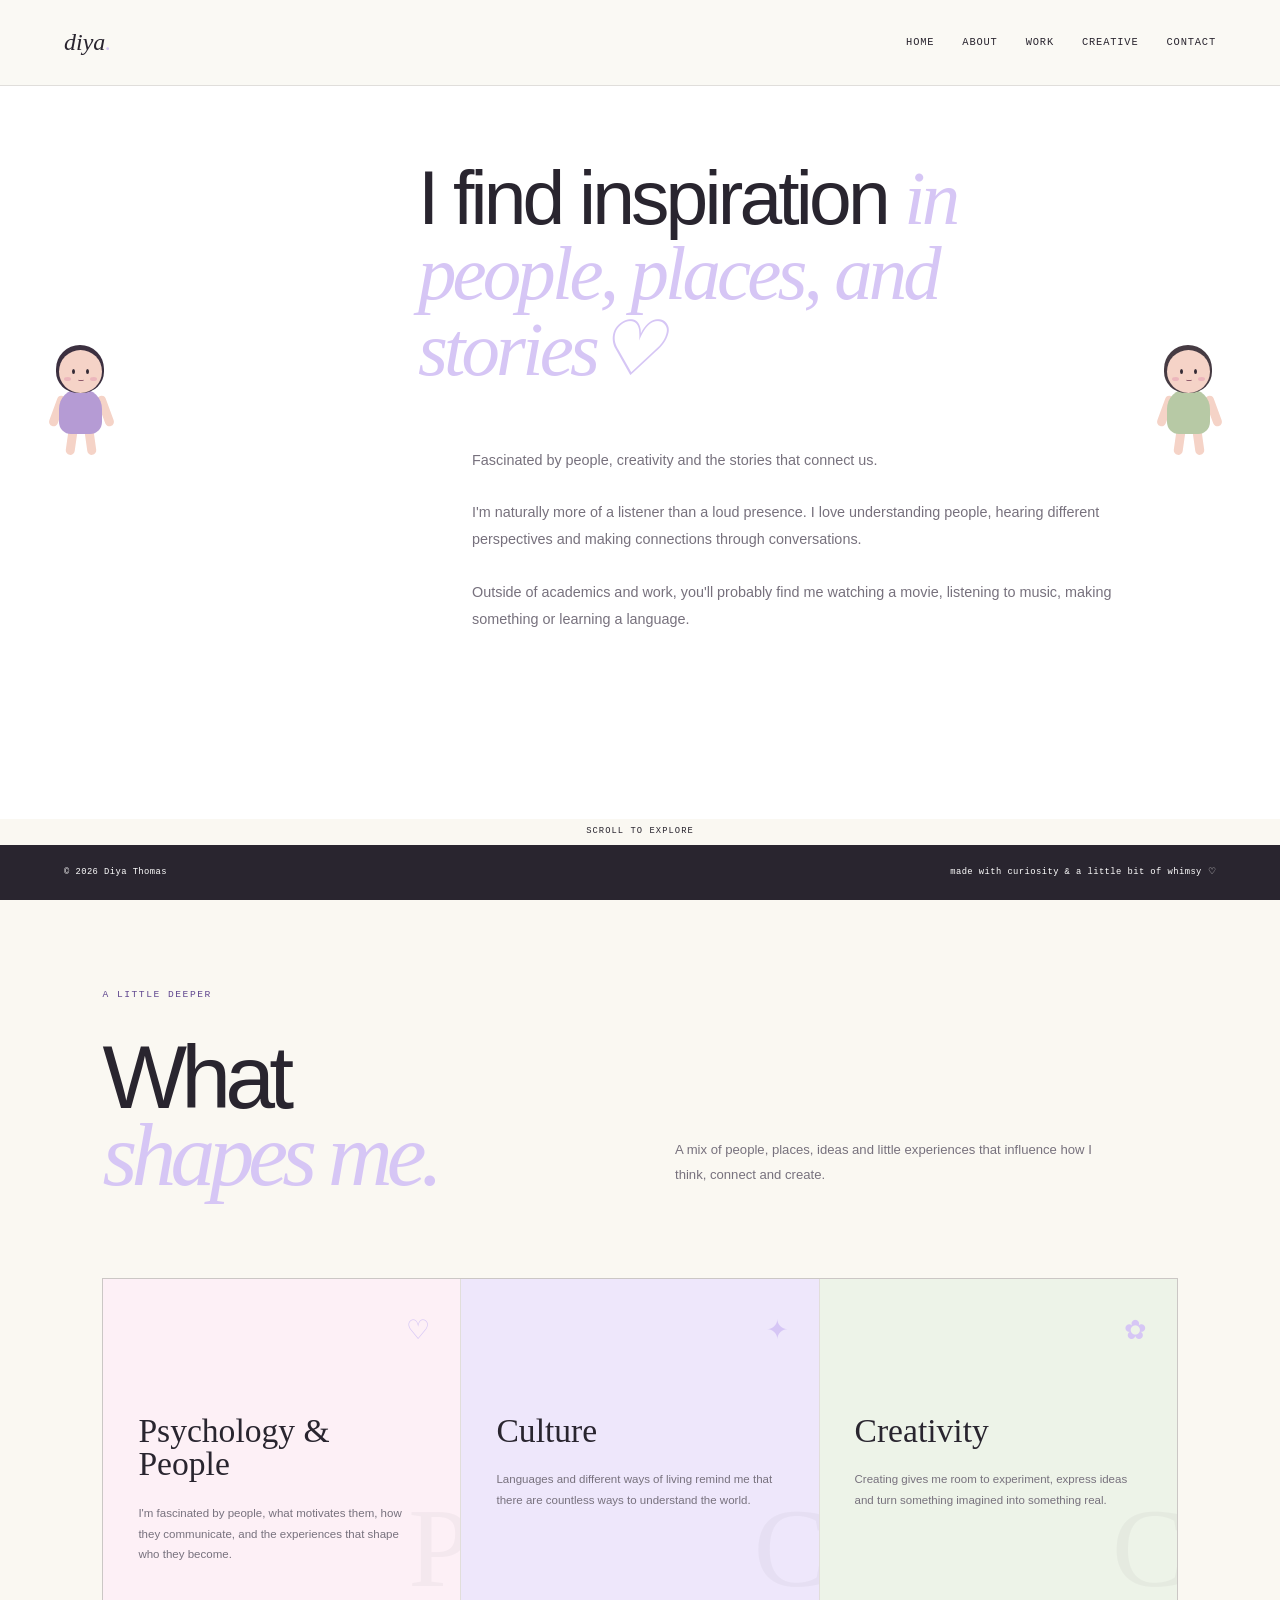
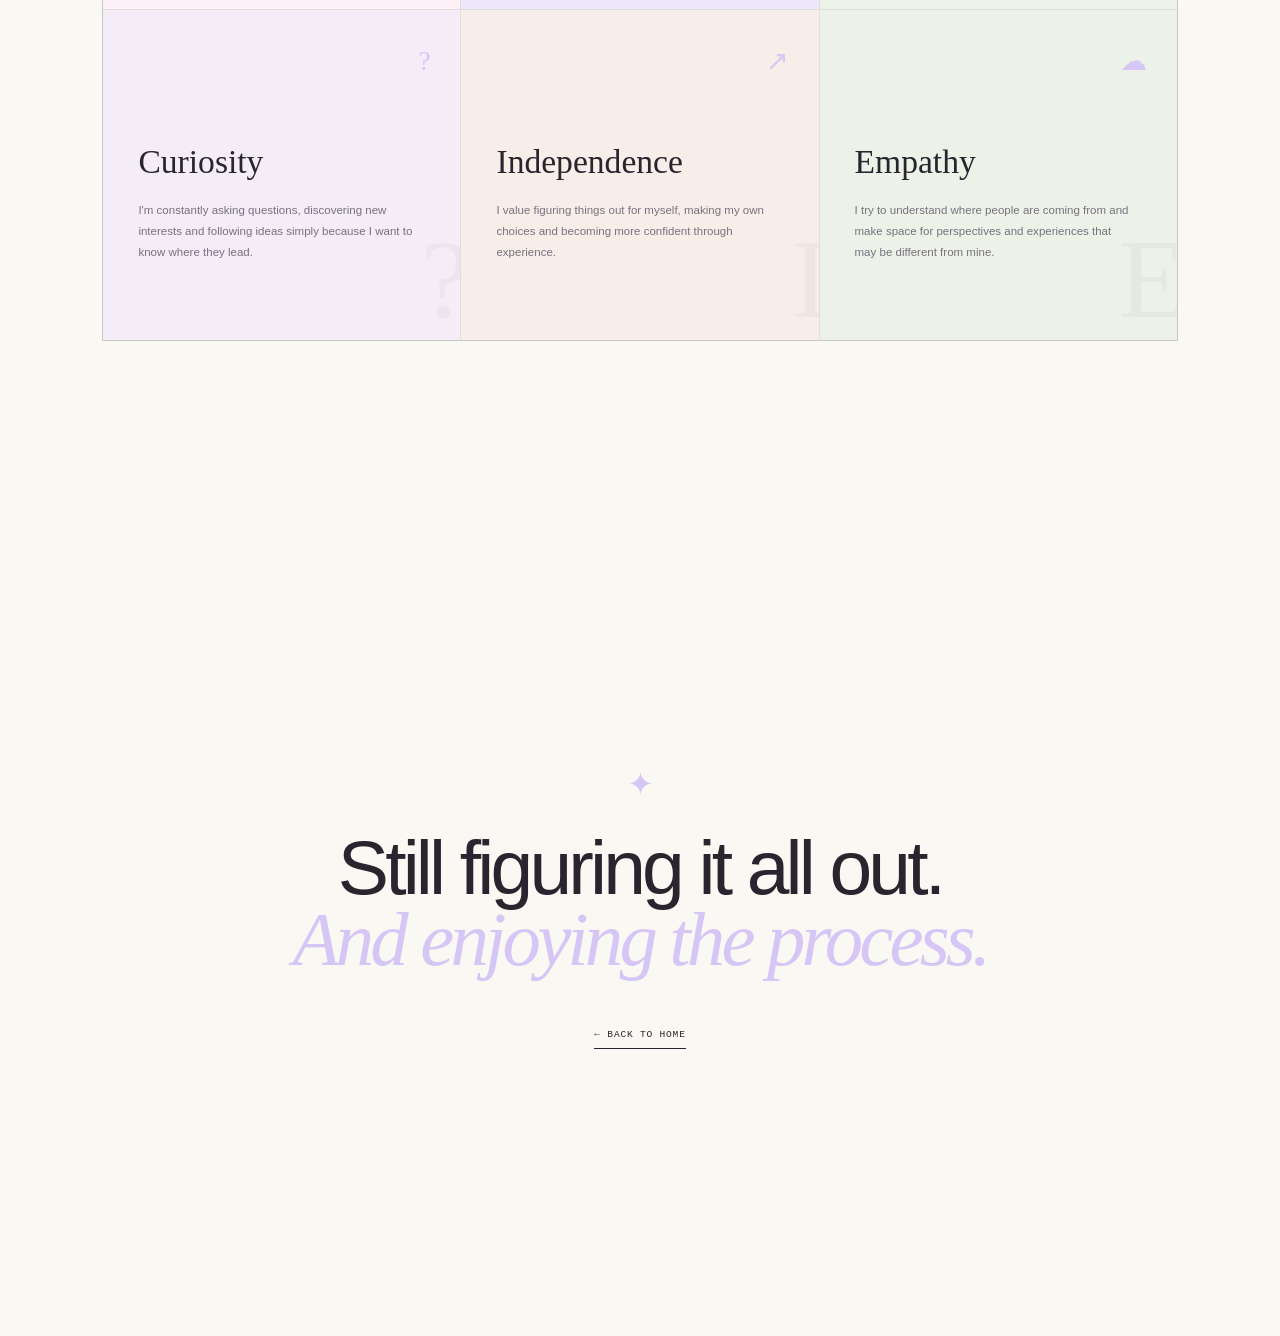
<file: about.html>
<meta name="viewport" content="width=device-width, initial-scale=1.0">
<!DOCTYPE html>
<html lang="en">

<head>

    <meta charset="UTF-8">

    <meta name="viewport" content="width=device-width, initial-scale=1.0">

    <title>About | Diya Thomas</title>

    <!-- SHARED WEBSITE CSS -->
    <link rel="stylesheet" href="style.css">

    <!-- ABOUT PAGE CSS -->
    <link rel="stylesheet" href="about.css">

</head>


<body>


   <!-- =========================
         NAVIGATION
    ========================== -->

    <body>

    <!-- NAVIGATION -->
    <header class="navbar">

        <a href="index.html" class="logo">
            diya<span>.</span>
        </a>

        <nav>

            <a href="index.html">
                home
            </a>

            <a href="about.html">
                about
            </a>

            <a href="work.html">
                work
            </a>

            <a href="creative.html" class="active">
                creative
            </a>
            
            <a href="contact.html">
                contact
            </a>

            

        </nav>

    </header>



<!-- ==================================================
     MAIN ABOUT PAGE
================================================== -->

<main>



 

    <!-- ==================================================
         INTRODUCTION
    ================================================== -->

    <section class="intro-section">


        <div class="intro-label">

            <p class="eyebrow">

            </p>

        </div>



        <div class="intro-content">


            <h2>

                I find inspiration 
                <em>in people, places, and stories♡</em>

            </h2>



            <div class="intro-copy">


                <p>

                    Fascinated
                    by people, creativity and the stories
                    that connect us.

                </p>


                <p>

                    I'm naturally more of a listener than
                    a loud presence. I love understanding
                    people, hearing different perspectives
                    and making connections through
                    conversations.

                </p>


                <p>

                    Outside of academics and work, you'll
                    probably find me watching a movie,
                    listening to music, making something or
                    learning a language.

                </p>


            </div>


        </div>


    </section>




 <!-- ==================================================
     WHAT SHAPES ME
================================================== -->

<section class="shapes-me">

    <div class="shapes-heading">

        <p class="eyebrow">
            a little deeper
        </p>

        <h2>
            What<br>
            <em>shapes me.</em>
        </h2>

        <p class="shapes-intro">
            A mix of people, places, ideas and little
            experiences that influence how I think,
            connect and create.
        </p>

    </div>


    <div class="shapes-grid">


        <!-- PEOPLE -->

        <article class="shape-item shape-people">

            <span class="shape-number">
                
            </span>

            <span class="shape-symbol">
                ♡
            </span>

            <h3>
                Psychology & People
            </h3>

            <p>
                I'm fascinated by people, what motivates
                them, how they communicate, and the experiences
                that shape who they become.
            </p>

        </article>


        <!-- CULTURE -->

        <article class="shape-item shape-culture">

            <span class="shape-number">
                
            </span>

            <span class="shape-symbol">
                ✦
            </span>

            <h3>
                Culture
            </h3>

            <p>
                Languages and different ways of
                living remind me that there are countless
                ways to understand the world.
            </p>

        </article>


        <!-- CREATIVITY -->

        <article class="shape-item shape-creativity">

            <span class="shape-number">
                
            </span>

            <span class="shape-symbol">
                ✿
            </span>

            <h3>
                Creativity
            </h3>

            <p>
                Creating gives me room to experiment,
                express ideas and turn something imagined
                into something real.
            </p>

        </article>


        <!-- CURIOSITY -->

        <article class="shape-item shape-curiosity">

            <span class="shape-number">
                
            </span>

            <span class="shape-symbol">
                ?
            </span>

            <h3>
                Curiosity
            </h3>

            <p>
                I'm constantly asking questions, discovering
                new interests and following ideas simply
                because I want to know where they lead.
            </p>

        </article>


        <!-- INDEPENDENCE -->

        <article class="shape-item shape-independence">

            <span class="shape-number">
                
            </span>

            <span class="shape-symbol">
                ↗
            </span>

            <h3>
                Independence
            </h3>

            <p>
                I value figuring things out for myself,
                making my own choices and becoming more
                confident through experience.
            </p>

        </article>


        <!-- EMPATHY -->

        <article class="shape-item shape-empathy">

            <span class="shape-number">
                
            </span>

            <span class="shape-symbol">
                ☁
            </span>

            <h3>
                Empathy
            </h3>

            <p>
                I try to understand where people are coming
                from and make space for perspectives and
                experiences that may be different from mine.
            </p>

        </article>


    </div>

</section>

    <!-- ==================================================
         CLOSING
    ================================================== -->

    <section class="about-closing">


        <span class="closing-star">
            ✦
        </span>


        <h2>



            Still figuring it all out.

            <br>

            <em>And enjoying the process.</em>





        </h2>


        <a href="index.html">

            ← back to home

        </a>


    </section>


</main>



<!-- ==================================================
     FOOTER
================================================== -->

<footer>

    <p>
        © 2026 Diya Thomas
    </p>


    <p>
        made with curiosity & a little bit of whimsy ♡
    </p>

</footer>

<main>

    <!-- FLOATING ANIMATION FIGURE -->

    <div class="about-character" aria-hidden="true">

        <div class="character-body">

            <div class="character-head">

                <span class="eye eye-left"></span>
                <span class="eye eye-right"></span>

                <span class="blush blush-left"></span>
                <span class="blush blush-right"></span>

                <span class="mouth"></span>

            </div>

            <div class="character-hair"></div>

            <div class="character-body-shape"></div>

            <div class="character-arm arm-left"></div>
            <div class="character-arm arm-right"></div>

            <div class="character-leg leg-left"></div>
            <div class="character-leg leg-right"></div>

        </div>

    </div> 

    <!-- RIGHT FLOATING CHARACTER -->

<div class="about-character character-right" aria-hidden="true">

    <div class="character-body">

        <div class="character-head">

            <span class="eye eye-left"></span>
            <span class="eye eye-right"></span>

            <span class="blush blush-left"></span>
            <span class="blush blush-right"></span>

            <span class="mouth"></span>

        </div>

        <div class="character-hair"></div>

        <div class="character-body-shape"></div>

        <div class="character-arm arm-left"></div>
        <div class="character-arm arm-right"></div>

        <div class="character-leg leg-left"></div>
        <div class="character-leg leg-right"></div>

    </div>

</div>

<!-- SCROLL DOWN BUTTON -->

<a href="#intro" class="scroll-down">

    <span>scroll to explore</span>

    <span class="scroll-arrow">↓</span>

</a>


</body>

</html>
</file>
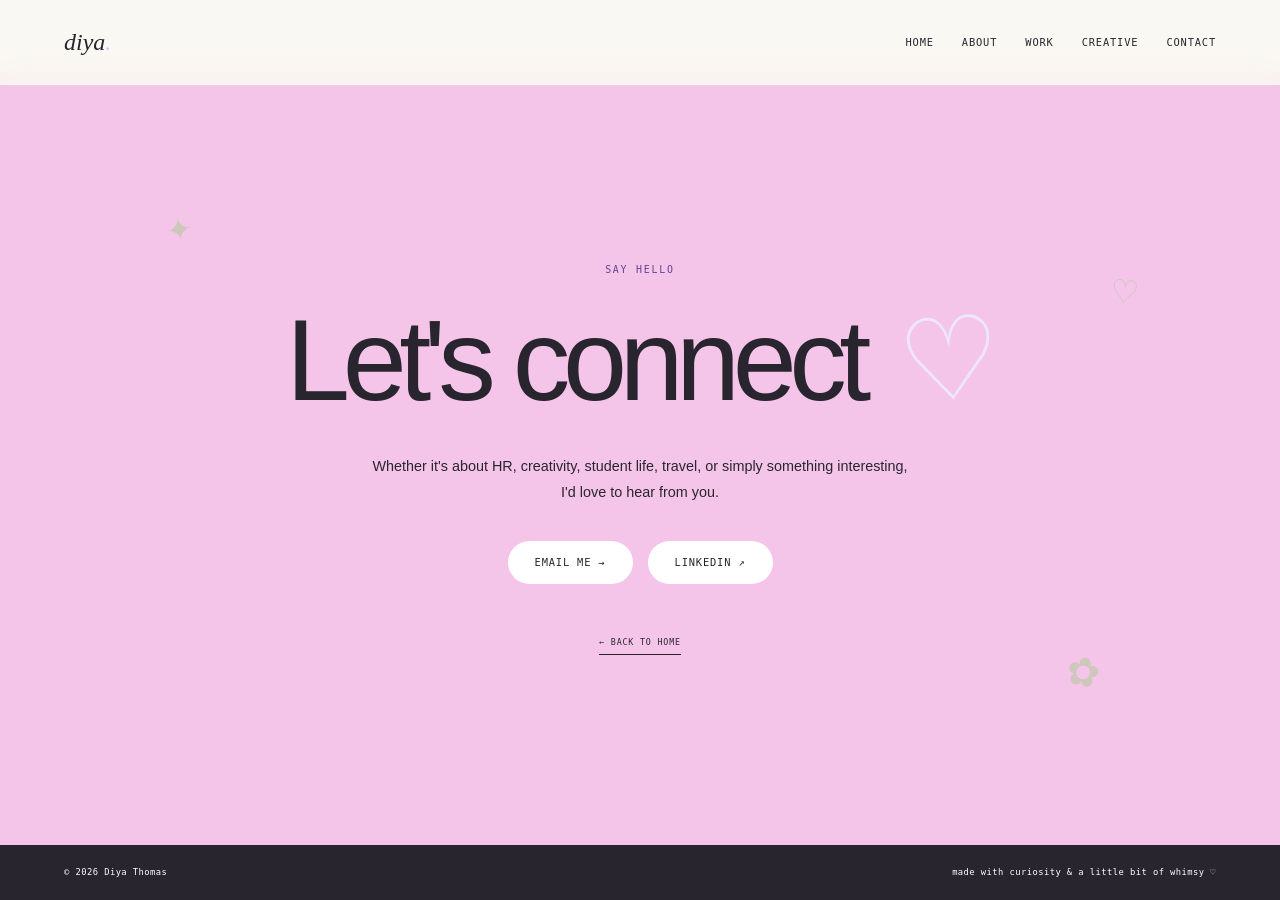
<file: contact.html>
<!DOCTYPE html>
<html lang="en">

<head>

    <meta charset="UTF-8">

    <meta name="viewport" content="width=device-width, initial-scale=1.0">

    <title>Contact | Diya Thomas</title>

    <link rel="stylesheet" href="style.css">

    <link rel="stylesheet" href="contact.css">

</head>


<body>


<!-- =========================================
     NAVIGATION
========================================= -->

<header class="navbar">

    <a href="index.html" class="logo">
        diya<span>.</span>
    </a>

    <nav>

        <a href="index.html">
            home
        </a>

        <a href="about.html">
            about
        </a>

        <a href="work.html">
            work
        </a>

        <a href="creative.html">
                creative
        </a>

        <a href="contact.html" class="active">
            contact
        </a>

    </nav>

</header>



<!-- =========================================
     CONTACT PAGE
========================================= -->

<main class="contact-main">


    <section class="contact-page">


        <div class="contact-content">

            <p class="contact-label">
                SAY HELLO
            </p>


            <h1>

                Let's connect
                <span class="contact-heart">♡</span>

            </h1>


            <p class="contact-intro">

                Whether it's about HR, creativity,
                student life, travel, or simply
                something interesting,

                <br>

                I'd love to hear from you.

            </p>



            <div class="contact-buttons">


                <!-- EMAIL -->

                <a
                    href="diyat.thomas@gmail.com"
                    class="contact-button"
                >

                    EMAIL ME →

                </a>



                <!-- LINKEDIN -->

                <a
                    href="https://www.linkedin.com/in/diyathomasdt"
                    target="_blank"
                    rel="noopener noreferrer"
                    class="contact-button"
                >

                    LINKEDIN ↗

                </a>


            </div>



            <!-- BACK HOME -->

            <a href="index.html" class="back-home">

                ← BACK TO HOME

            </a>


        </div>


        <!-- DECORATIONS -->

        <span class="contact-decoration decoration-one">
            ✦
        </span>

        <span class="contact-decoration decoration-two">
            ✿
        </span>

        <span class="contact-decoration decoration-three">
            ♡
        </span>


    </section>


</main>



<!-- =========================================
     FOOTER
========================================= -->

<footer>

    <p>
        © 2026 Diya Thomas
    </p>

    <p>
        made with curiosity & a little bit of whimsy ♡
    </p>

</footer>


</body>

</html>
</file>
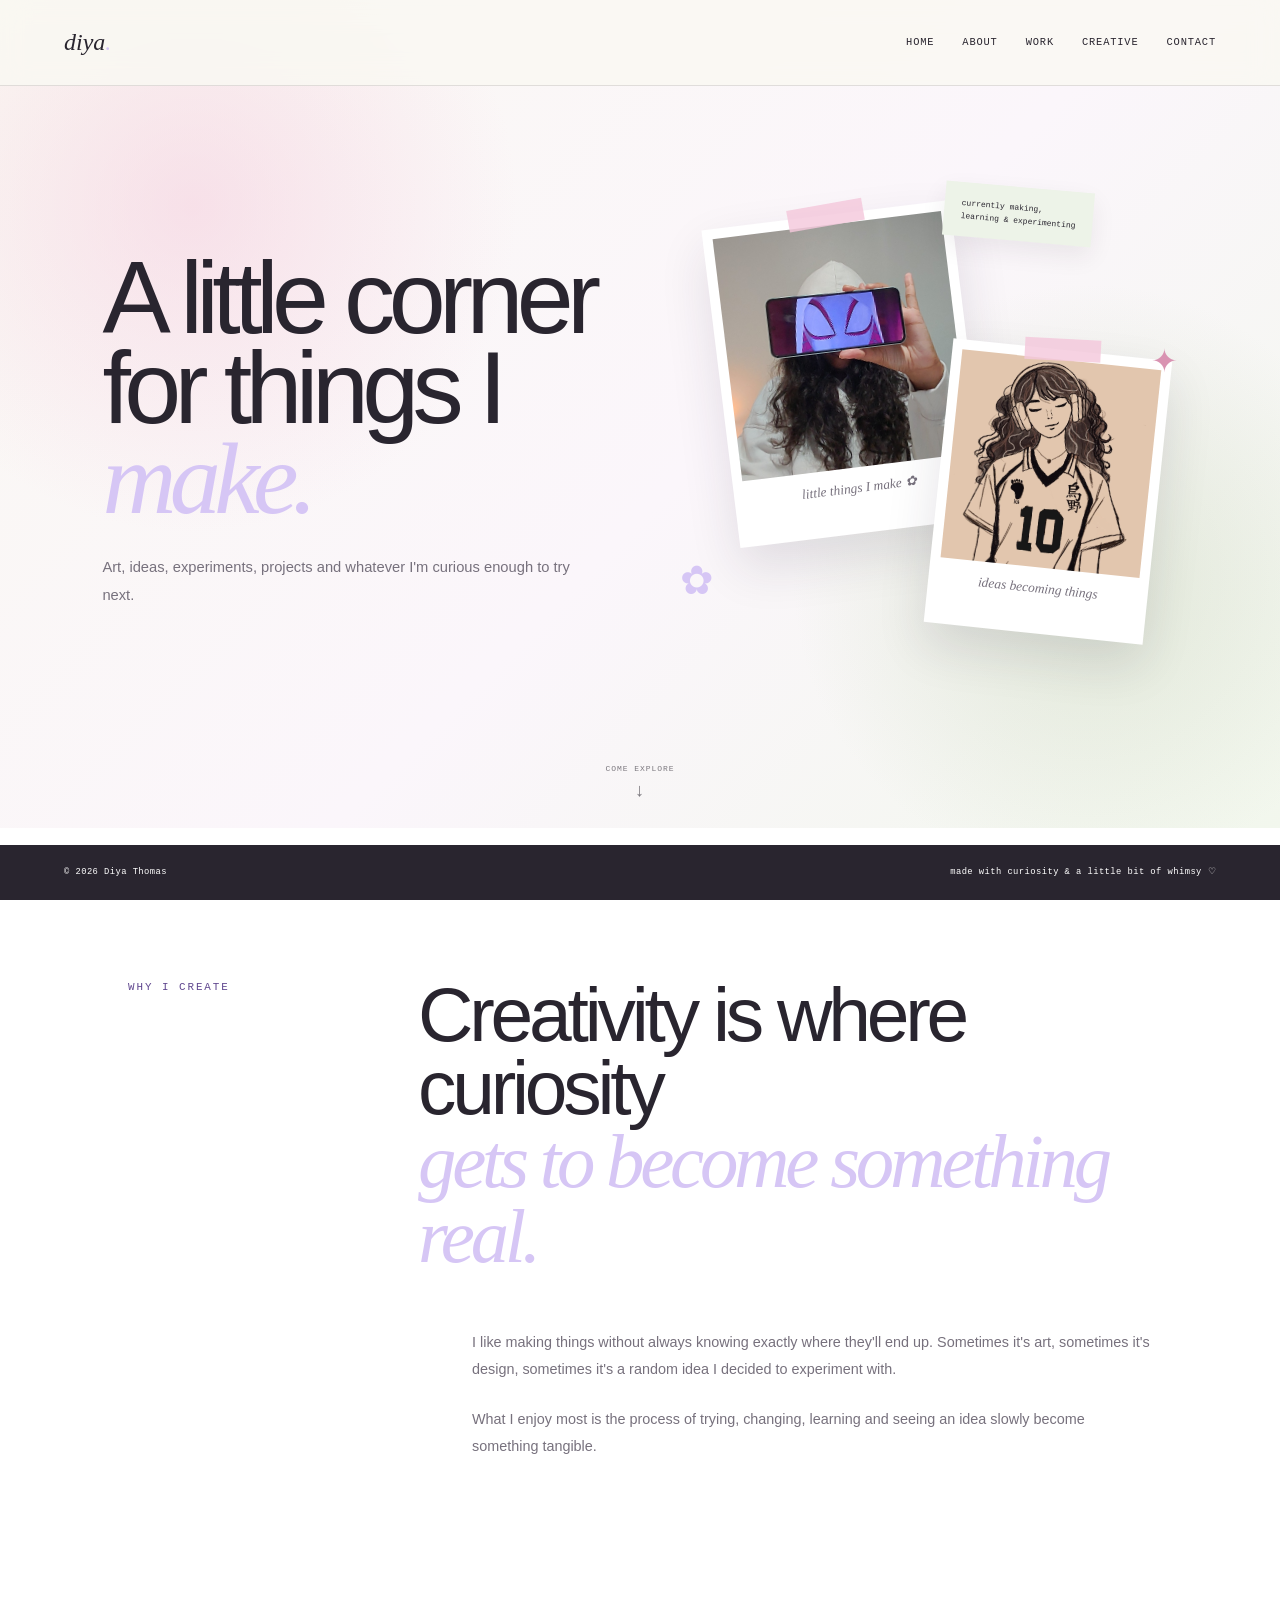
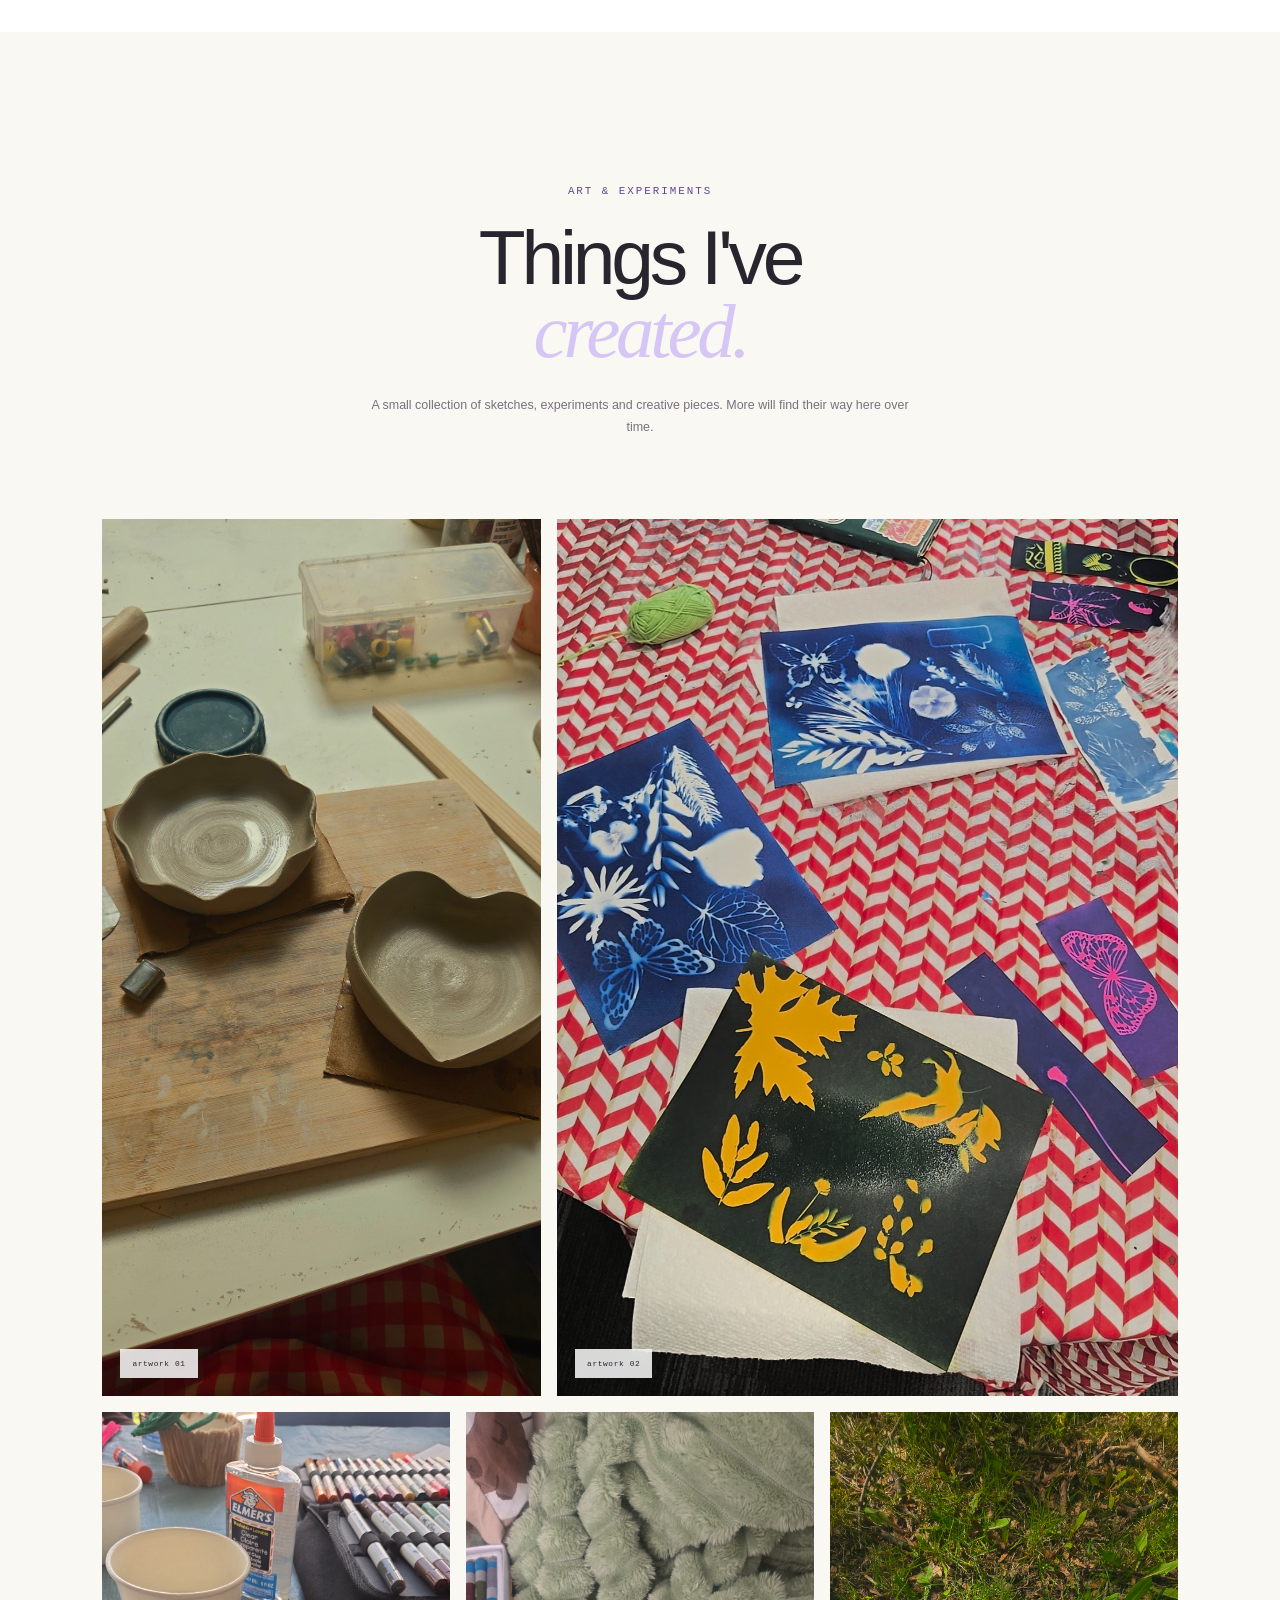
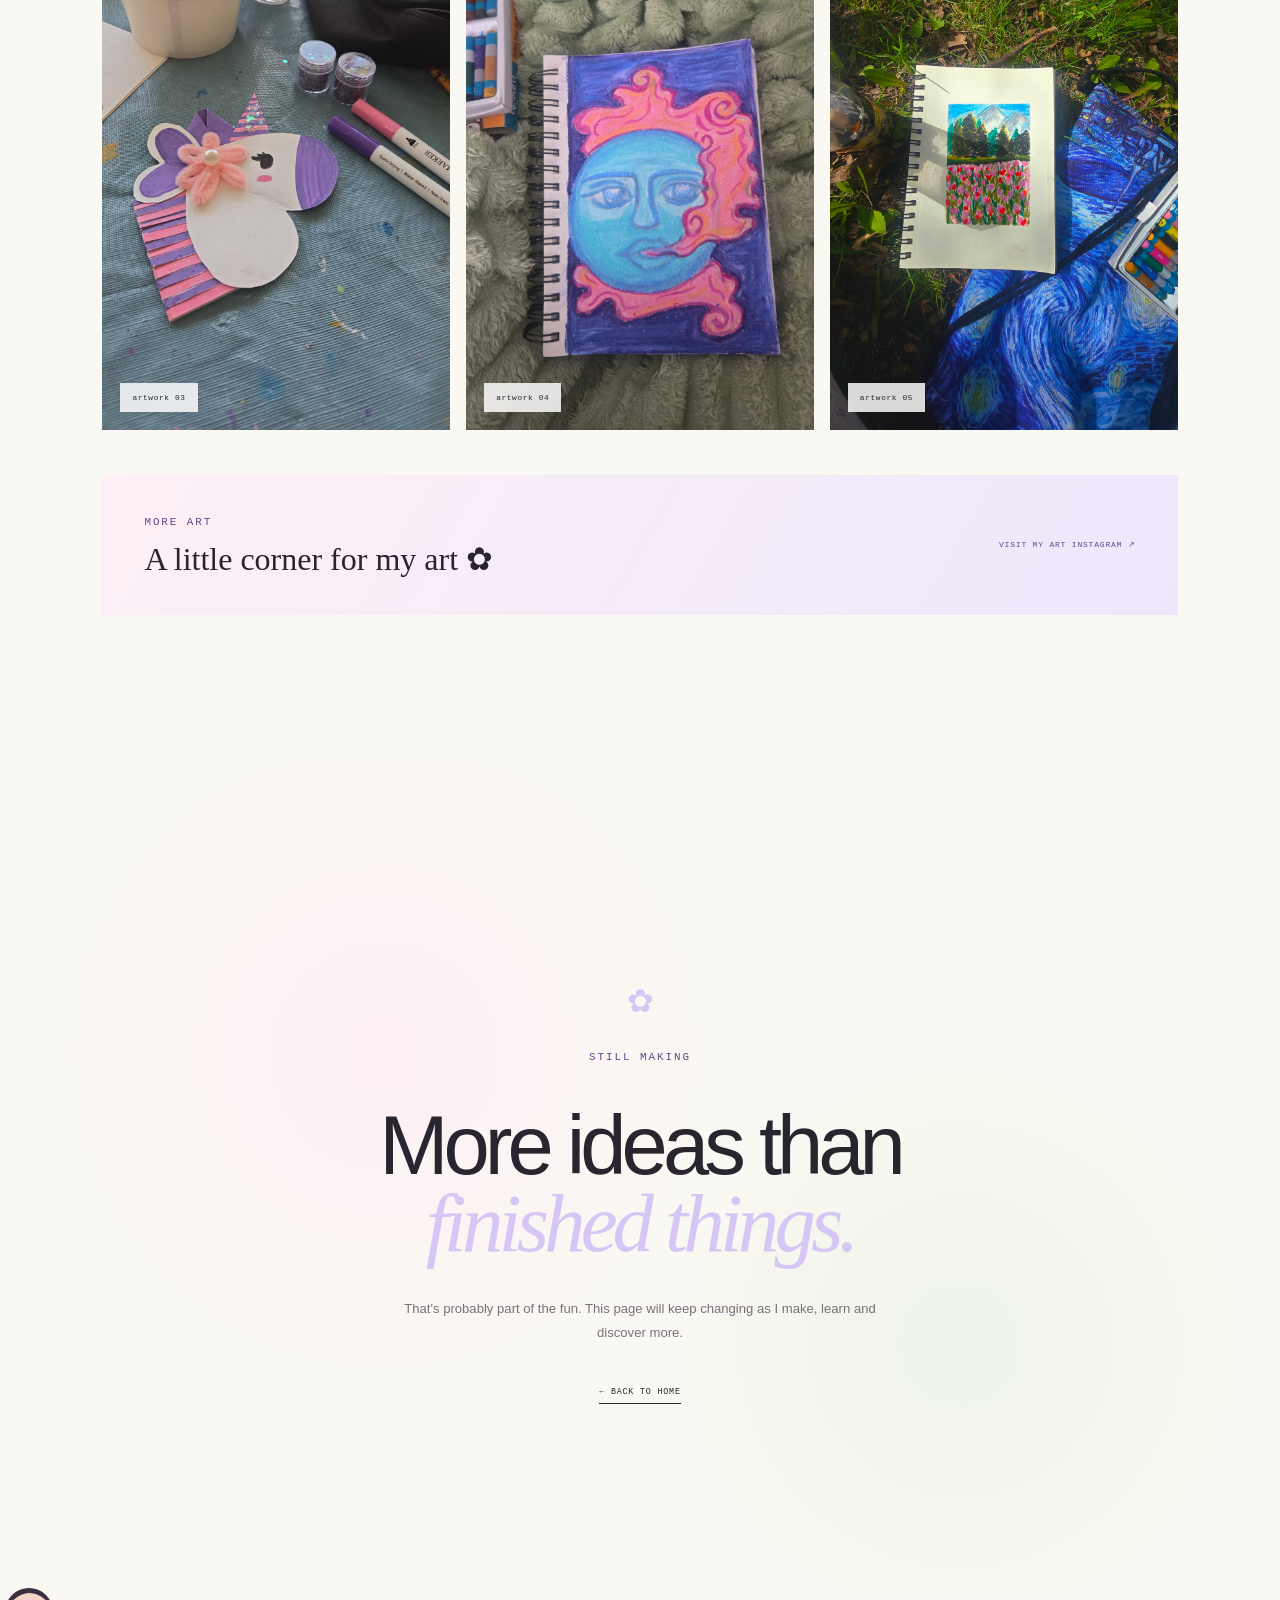
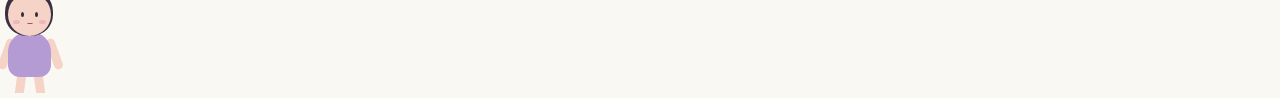
<file: creative.html>
<!DOCTYPE html>
<html lang="en">

<head>

    <meta charset="UTF-8">

    <meta name="viewport" content="width=device-width, initial-scale=1.0">

    <title>Creative | Diya Thomas</title>

    <!-- Shared styles -->
    <link rel="stylesheet" href="style.css">

    <!-- Creative page styles -->
    <link rel="stylesheet" href="creative.css">

</head>


<body>


<!-- =========================================
     SHARED NAVIGATION
========================================= -->

<header class="navbar">

    <a href="index.html" class="logo">
        diya<span>.</span>
    </a>

    <nav>

        <a href="index.html">
            home
        </a>

        <a href="about.html">
            about
        </a>

        <a href="work.html">
            work
        </a>

        <a href="creative.html" class="active">
            creative
        </a>

        <a href="contact.html">
            contact
        </a>

    </nav>

</header>



<main>


<!-- =========================================
     CREATIVE HERO
========================================= -->

<section class="creative-hero">

    <div class="creative-hero-left">

        <p class="section-label">
            
        </p>

        <h1>
            A little corner<br>
            for things I <em>make.</em>
        </h1>

        <p class="creative-hero-intro">

            Art, ideas, experiments, projects and
            whatever I'm curious enough to try next.

        </p>

    </div>



    <!-- COLLAGE -->

    <div class="creative-collage">

        <div class="creative-photo photo-one">

            <img
                src="images/create.jpg"
                alt="Creative work by Diya"
            >

            <p>
                little things I make ✿
            </p>

        </div>


        <div class="creative-photo photo-two">

            <img
                src="images/artpfp.jpg"
                alt="Another creative piece by Diya"
            >

            <p>
                ideas becoming things
            </p>

        </div>


        <div class="creative-note">
            currently making,<br>
            learning & experimenting
        </div>


        <span class="creative-doodle doodle-one">
            ✿
        </span>

        <span class="creative-doodle doodle-two">
            ✦
        </span>

    </div>



    <a href="#creative-intro" class="section-scroll">

        <span>
            come explore
        </span>

        <span class="scroll-arrow">
            ↓
        </span>

    </a>

</section>



<!-- =========================================
     CREATIVE INTRO
========================================= -->

<section class="creative-intro" id="creative-intro">

    <div>

        <p class="section-label">
            why I create
        </p>

    </div>


    <div class="creative-intro-content">

        <h2>
            Creativity is where curiosity<br>
            <em>gets to become something real.</em>
        </h2>


        <div class="creative-intro-copy">

            <p>
                I like making things without always knowing
                exactly where they'll end up. Sometimes it's
                art, sometimes it's design, sometimes it's
                a random idea I decided to experiment with.
            </p>

            <p>
                What I enjoy most is the process of trying,
                changing, learning and seeing an idea slowly
                become something tangible.
            </p>

        </div>

    </div>

</section>



<!-- =========================================
     ART GALLERY
========================================= -->

<section class="creative-gallery">

    <div class="gallery-heading">

        <p class="section-label">
            art & experiments
        </p>

        <h2>
            Things I've<br>
            <em>created.</em>
        </h2>

        <p>
            A small collection of sketches, experiments
            and creative pieces. More will find their way
            here over time.
        </p>

    </div>



    <div class="gallery-grid">


        <div class="gallery-card">

            <img
                src="images/art1.jpg"
                alt="Artwork by Diya"
            >

            <span class="gallery-caption">
                artwork 01
            </span>

        </div>


        <div class="gallery-card">

            <img
                src="images/art2.jpg"
                alt="Artwork by Diya"
            >

            <span class="gallery-caption">
                artwork 02
            </span>

        </div>


        <div class="gallery-card">

            <img
                src="images/art3.jpg"
                alt="Artwork by Diya"
            >

            <span class="gallery-caption">
                artwork 03
            </span>

        </div>


        <div class="gallery-card">

            <img
                src="images/art4.jpg"
                alt="Artwork by Diya"
            >

            <span class="gallery-caption">
                artwork 04
            </span>

        </div>


        <div class="gallery-card">

            <img
                src="images/art5.jpg"
                alt="Artwork by Diya"
            >

            <span class="gallery-caption">
                artwork 05
            </span>

        </div>

    </div>



    <!-- ART INSTAGRAM -->

    <a
        href="https://www.instagram.com/di.xoxo.ya?utm_source=ig_web_button_share_sheet&igsh=ZDNlZDc0MzIxNw=="
        target="_blank"
        rel="noopener noreferrer"
        class="art-instagram-banner"
    >

        <div>

            <p class="section-label">
                more art
            </p>

            <h3>
                A little corner for my art ✿
            </h3>

        </div>

        <span>
            visit my art Instagram ↗
        </span>

    </a>

</section>





<!-- =========================================
     CLOSING
========================================= -->

<section class="creative-closing">

    <span class="closing-symbol">
        ✿
    </span>

    <p class="section-label">
        still making
    </p>

    <h2>
        More ideas than<br>
        <em>finished things.</em>
    </h2>

    <p>
        That's probably part of the fun.
        This page will keep changing as I make,
        learn and discover more.
    </p>

    <a href="index.html">
        ← back to home
    </a>

</section>


</main>



<!-- =========================================
     SHARED FOOTER
========================================= -->

<footer>

    <p>
        © 2026 Diya Thomas
    </p>

    <p>
        made with curiosity & a little bit of whimsy ♡
    </p>

</footer>

<!-- FLOATING CHARACTER — LEFT -->

<div class="creative-character character-left" aria-hidden="true">

    <div class="character-body">

        <div class="character-head">

            <span class="eye eye-left"></span>
            <span class="eye eye-right"></span>

            <span class="blush blush-left"></span>
            <span class="blush blush-right"></span>

            <span class="mouth"></span>

        </div>

        <div class="character-hair"></div>

        <div class="character-body-shape"></div>

        <div class="character-arm arm-left"></div>
        <div class="character-arm arm-right"></div>

        <div class="character-leg leg-left"></div>
        <div class="character-leg leg-right"></div>

    </div>

</div>
</file>
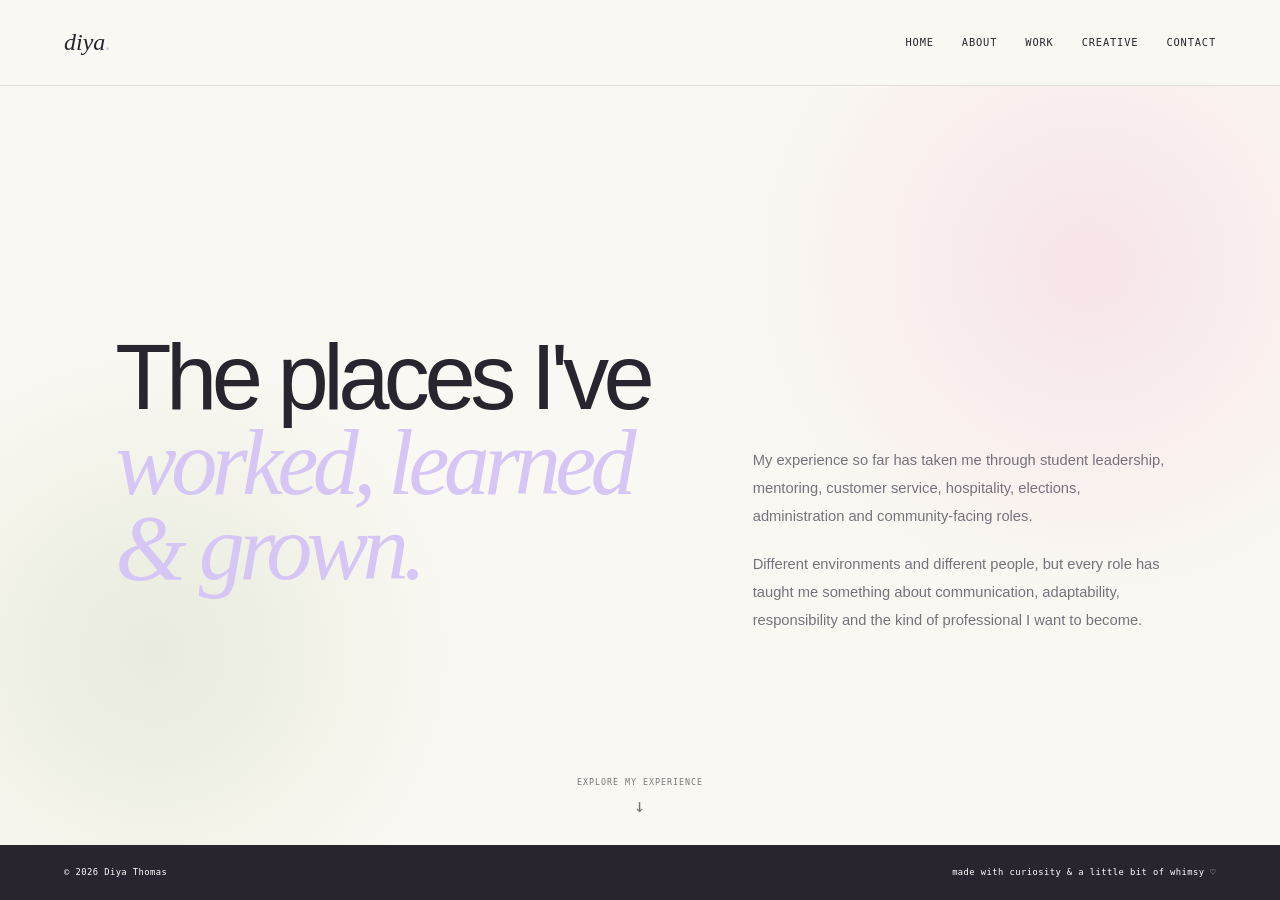
<file: work.html>
<meta name="viewport" content="width=device-width, initial-scale=1.0">

<!DOCTYPE html>
<html lang="en">

<head>

    <meta charset="UTF-8">

    <meta name="viewport" content="width=device-width, initial-scale=1.0">

    <title>Work | Diya Thomas</title>

    <!-- Shared CSS -->
    <link rel="stylesheet" href="style.css">

    <!-- Work page CSS -->
    <link rel="stylesheet" href="work.css">

</head>


<body>


<!-- =========================================
     NAVIGATION
========================================= -->

<header class="navbar">

    <a href="index.html" class="logo">
        diya<span>.</span>
    </a>

    <nav>

        <a href="index.html">
            home
        </a>

        <a href="about.html">
            about
        </a>

        <a href="work.html" class="active">
            work
        </a>

        <a href="creative.html" class="active">
            creative
        </a>

        <a href="contact.html">
            contact
        </a>

        
    </nav>

</header>



<main>



<!-- =========================================
     WORK HERO
========================================= -->

<section class="work-hero">

    <div class="work-hero-left">


        <h1>
            The places I've<br>
            <em>worked, learned & grown.</em>
        </h1>

    </div>


    <div class="work-hero-right">

        <p>
            My experience so far has taken me through
            student leadership, mentoring, customer service,
            hospitality, elections, administration and
            community-facing roles.
        </p>

        <p>
            Different environments and different people,
            but every role has taught me something about
            communication, adaptability, responsibility
            and the kind of professional I want to become.
        </p>

    </div>


    <a href="#selected-experience" class="section-scroll">

        <span>
            explore my experience
        </span>

        <span class="scroll-arrow">
            ↓
        </span>

    </a>

</section>





<!-- =========================================
     FEATURED EXPERIENCE
========================================= -->

<section class="selected-experience" id="selected-experience">

    <div class="experience-section-heading">

        <p class="section-label">
            selected experience
        </p>

        <h2>
            Roles that shaped<br>
            <em>how I work.</em>
        </h2>

        <p>
            Click on each role to see more about
            what I did and what I learned along the way.
        </p>

    </div>


    <!-- =====================================
         ORIENTATION LEADER
    ====================================== -->

    <article class="experience-feature experience-purple">

        <div class="experience-number">
            
        </div>


        <div class="experience-feature-main">

            <p class="experience-category">
                STUDENT LEADERSHIP
            </p>

            <h3>
                Orientation Leader
            </h3>

            <p class="experience-company">
                Humber Polytechnic
            </p>

            <p class="experience-date">
                Aug 2026 — Present
            </p>

            

        </div>


        <div class="experience-feature-copy">

            <p class="experience-intro">
                Supporting new students during orientation
                while helping create a welcoming, organized
                and inclusive transition into campus life.
            </p>


            <details class="experience-more">

                <summary>
                    explore this role ↗
                </summary>


                <div class="experience-expanded">

                    <h4>
                        What I do
                    </h4>

                    <ul>
                        <li>Welcome and support new students during orientation activities and events.</li>
                        <li>Assist with student check-in, campus navigation and event logistics.</li>
                        <li>Provide information about campus resources, student services, clubs and academic supports.</li>
                        <li>Engage with students to help create a welcoming and inclusive transition to college life.</li>
                        <li>Collaborate with orientation staff, volunteers and student leaders.</li>
                        <li>Answer questions and direct students to appropriate campus resources.</li>
                        <li>Support orientation programming and community-building activities.</li>
                        <li>Represent Humber in a professional and approachable manner.</li>
                    </ul>


                    <div class="skill-tags">
                        <span>Leadership</span>
                        <span>Event Support</span>
                        <span>Student Engagement</span>
                        <span>Communication</span>
                        <span>Teamwork</span>
                    </div>

                </div>

            </details>

        </div>

    </article>


    <!-- =====================================
         PEER MENTOR
    ====================================== -->

    <article class="experience-feature experience-green">

        <div class="experience-number">
            
        </div>


        <div class="experience-feature-main">

            <p class="experience-category">
                MENTORSHIP / STUDENT LIFE
            </p>

            <h3>
                Peer Mentor
            </h3>

            <p class="experience-company">
                Humber Polytechnic
            </p>

            <p class="experience-date">
                May 2026 — Present
            </p>

            

        </div>


        <div class="experience-feature-copy">

            <p class="experience-intro">
                Supporting first-year students through
                one-on-one guidance, active listening,
                campus resource navigation and relationship building.
            </p>


            <details class="experience-more">

                <summary>
                    explore this role ↗
                </summary>


                <div class="experience-expanded">

                    <h4>
                        What I do
                    </h4>

                    <ul>
                        <li>Mentor first-year students and provide guidance on academics, campus resources and student life.</li>
                        <li>Conduct regular check-ins to support student success and well-being.</li>
                        <li>Encourage participation in campus events and extracurricular activities.</li>
                        <li>Answer questions and connect mentees with appropriate support services.</li>
                        <li>Foster an inclusive environment that helps students build confidence and belonging.</li>
                        <li>Develop leadership, communication, problem-solving and relationship-building skills.</li>
                    </ul>


                    <div class="skill-tags">
                        <span>Peer Mentoring</span>
                        <span>Active Listening</span>
                        <span>Empathy</span>
                        <span>Leadership</span>
                        <span>Relationship Building</span>
                    </div>

                </div>

            </details>

        </div>

    </article>


    <!-- =====================================
         ORIENTATION VOLUNTEER
    ====================================== -->

    <article class="experience-feature experience-pink">

        <div class="experience-number">
            
        </div>


        <div class="experience-feature-main">

            <p class="experience-category">
                CAMPUS / VOLUNTEERING
            </p>

            <h3>
                Lakeshore Orientation Volunteer
            </h3>

            <p class="experience-company">
                Humber Polytechnic
            </p>

            <p class="experience-date">
                May 2026
            </p>

            

        </div>


        <div class="experience-feature-copy">

            <p class="experience-intro">
                Helping new students navigate campus,
                find resources and feel welcomed during
                orientation programming.
            </p>


            <details class="experience-more">

                <summary>
                    explore this role ↗
                </summary>


                <div class="experience-expanded">

                    <h4>
                        What I did
                    </h4>

                    <ul>
                        <li>Welcomed and supported new students during orientation events.</li>
                        <li>Helped students navigate campus resources, services and facilities.</li>
                        <li>Assisted with event setup, registration, wayfinding and student engagement activities.</li>
                        <li>Provided peer-to-peer guidance and answered student questions.</li>
                        <li>Collaborated with staff and fellow volunteers.</li>
                        <li>Contributed to creating a positive and inclusive campus experience.</li>
                    </ul>


                    <div class="skill-tags">
                        <span>Student Engagement</span>
                        <span>Customer Service</span>
                        <span>Problem Solving</span>
                        <span>Communication</span>
                        <span>Teamwork</span>
                    </div>

                </div>

            </details>

        </div>

    </article>


    <!-- =====================================
         POPEYES
    ====================================== -->

    <article class="experience-feature experience-purple">


        <div class="experience-number">
            
        </div>


        <div class="experience-feature-main">

            <p class="experience-category">
                CUSTOMER SERVICE
            </p>

            <h3>
                Team Member
            </h3>

            <p class="experience-company">
                Popeyes Louisiana Kitchen
            </p>

            <p class="experience-date">
                Jul 2026 — Present
            </p>

            

        </div>


        <div class="experience-feature-copy">

            <p class="experience-intro">
                A fast-paced customer-facing role that
                continues to strengthen my communication,
                teamwork, multitasking and adaptability.
            </p>


            <details class="experience-more">

                <summary>
                    explore this role ↗
                </summary>


                <div class="experience-expanded">

                    <h4>
                        What I do
                    </h4>

                    <ul>
                        <li>Deliver friendly and efficient customer service.</li>
                        <li>Process orders using point-of-sale systems.</li>
                        <li>Prepare menu items while following quality and food safety standards.</li>
                        <li>Assemble and package customer orders accurately.</li>
                        <li>Maintain cleanliness and organization of workstations and dining areas.</li>
                        <li>Collaborate with team members during busy service periods.</li>
                        <li>Follow operational procedures and safety guidelines.</li>
                    </ul>


                    <div class="skill-tags">
                        <span>Customer Service</span>
                        <span>Teamwork</span>
                        <span>Communication</span>
                        <span>Multitasking</span>
                        <span>Time Management</span>
                    </div>

                </div>

            </details>

        </div>

    </article>

</section>



<!-- =========================================
     FULL EXPERIENCE ARCHIVE
========================================= -->

<section class="experience-archive">

    <div class="archive-heading">

        <p class="section-label">
            the full journey
        </p>

        <h2>
            Earlier experiences.
        </h2>

        <p>
            Roles across customer service, hospitality,
            administration and student governance that helped
            build the foundation for how I work today.
        </p>

    </div>



    <div class="archive-list">



        <!-- CANADA'S WONDERLAND -->

        <details class="archive-item archive-details">

            <summary>

                <span class="archive-type">
                    CUSTOMER EXPERIENCE
                </span>

                <div>
                    <h3>
                        Park Service Associate
                    </h3>

                    <p>
                        Canada's Wonderland
                    </p>
                </div>

                <span class="archive-date">
                    Feb 2025 — Nov 2025
                </span>

            </summary>

            <div class="archive-expanded">

                <ul>
                    <li>Maintained cleanliness across high-traffic park areas through sanitation, waste disposal and recycling.</li>
                    <li>Assisted guests with inquiries, directions and park policies.</li>
                    <li>Ensured restrooms and common areas were stocked and maintained.</li>
                    <li>Identified safety hazards and followed health and safety procedures.</li>
                    <li>Worked collaboratively with team members and supervisors.</li>
                    <li>Escalated guest concerns and operational issues when necessary.</li>
                </ul>

                <div class="skill-tags">
                    <span>Guest Service</span>
                    <span>Safety Awareness</span>
                    <span>Team Collaboration</span>
                    <span>Problem Solving</span>
                </div>

            </div>

        </details>



        <!-- DEPUTY RETURNING OFFICER -->

        <details class="archive-item archive-details">

            <summary>

                <span class="archive-type">
                    STUDENT GOVERNANCE
                </span>

                <div>
                    <h3>
                        Deputy Returning Officer
                    </h3>

                    <p>
                        Sheridan Student Union
                    </p>
                </div>

                <span class="archive-date">
                    Mar 2025 — Apr 2025
                </span>

            </summary>

            <div class="archive-expanded">

                <ul>
                    <li>Supported the Chief Returning Officer throughout nomination, campaigning and voting periods.</li>
                    <li>Served as a point of contact for candidates, students and the Sheridan community.</li>
                    <li>Helped facilitate candidate meetings, orientations and election-related events.</li>
                    <li>Monitored candidate compliance with election rules and policies.</li>
                    <li>Supported voting stations and maintained order and security.</li>
                    <li>Reviewed election rules and supported transparency and impartiality throughout the process.</li>
                </ul>

                <div class="skill-tags">
                    <span>Impartiality</span>
                    <span>Event Coordination</span>
                    <span>Communication</span>
                    <span>Multitasking</span>
                    <span>Policy Compliance</span>
                </div>

            </div>

        </details>



        <!-- TALINE -->

        <details class="archive-item archive-details">

            <summary>

                <span class="archive-type">
                    HOSPITALITY
                </span>

                <div>
                    <h3>
                        Crew Member
                    </h3>

                    <p>
                        Taline
                    </p>
                </div>

                <span class="archive-date">
                    Oct 2023 — Apr 2024
                </span>

            </summary>

            <div class="archive-expanded">

                <ul>
                    <li>Reported dishwashing equipment issues and followed safety procedures.</li>
                    <li>Prepared and portioned ingredients for kitchen service.</li>
                    <li>Followed food safety and sanitization practices.</li>
                    <li>Received and organized deliveries and monitored stock.</li>
                    <li>Cleaned and sanitized dishes, utensils and prep areas.</li>
                    <li>Supported general kitchen cleaning and food preparation tasks.</li>
                </ul>

                <div class="skill-tags">
                    <span>Team Collaboration</span>
                    <span>Food Safety</span>
                    <span>Organization</span>
                    <span>Interpersonal Communication</span>
                </div>

            </div>

        </details>



        <!-- LITTLE SOUTH -->

        <details class="archive-item archive-details">

            <summary>

                <span class="archive-type">
                    FRONT OF HOUSE
                </span>

                <div>
                    <h3>
                        Front Desk Staff
                    </h3>

                    <p>
                        Little South
                    </p>
                </div>

                <span class="archive-date">
                    Mar 2023 — Jun 2023
                </span>

            </summary>

            <div class="archive-expanded">

                <ul>
                    <li>Delivered high-quality customer service and supported guest satisfaction.</li>
                    <li>Managed waitlists and reservations during busy periods.</li>
                    <li>Coordinated with service and kitchen teams to support accurate food delivery.</li>
                    <li>Handled guest concerns and special requests professionally.</li>
                    <li>Supported a welcoming and efficient front-of-house environment.</li>
                </ul>

                <div class="skill-tags">
                    <span>Customer Service</span>
                    <span>Communication</span>
                    <span>Multitasking</span>
                    <span>Guest Relations</span>
                </div>

            </div>

        </details>



        <!-- KVJ ENTERPRISES -->

        <details class="archive-item archive-details">

            <summary>

                <span class="archive-type">
                    ADMINISTRATION
                </span>

                <div>
                    <h3>
                        Administrative Assistant
                    </h3>

                    <p>
                        KVJ Enterprises
                    </p>
                </div>

                <span class="archive-date">
                    Jan 2020 - Dec 2022
                </span>

            </summary>

            <div class="archive-expanded">

                <ul>
                    <li>Managed and maintained datasets within ERP and CRM platforms.</li>
                    <li>Performed routine data verification and quality-control checks.</li>
                    <li>Assisted with report generation and data summaries.</li>
                    <li>Collaborated with cross-functional teams to support workflows and deadlines.</li>
                    <li>Coordinated delivery schedules and monitored shipments.</li>
                    <li>Managed inventory records and helped reduce discrepancies.</li>
                    <li>Supported clients with delivery concerns and troubleshooting.</li>
                    <li>Assisted with invoicing, scheduling and office administration.</li>
                </ul>

                <div class="skill-tags">
                    <span>Office Administration</span>
                    <span>ERP / CRM</span>
                    <span>Data Management</span>
                    <span>Inventory</span>
                    <span>Customer Service</span>
                    <span>Organization</span>
                </div>

            </div>

        </details>


    </div>

</section>




<!-- =========================================
     CLOSING
========================================= -->

<section class="work-closing">

    <span class="closing-star">
        ✦
    </span>

    <p class="section-label">
        still building
    </p>

    <h2>
        Every role becomes<br>
        <em>part of the next one.</em>
    </h2>

    <p>
        More experiences, projects and lessons
        will find their way here as I keep growing.
    </p>

    <a href="index.html">
        ← back to home
    </a>

</section>


</main>



<!-- =========================================
     SHARED FOOTER
========================================= -->

<footer>

    <p>
        © 2026 Diya Thomas
    </p>

    <p>
        made with curiosity & a little bit of whimsy ♡
    </p>

</footer>


</body>

</html>
</file>
<file: style.css>
/* =========================================
   DIYA THOMAS — PERSONAL PORTFOLIO
   Visual style: dreamy / editorial / playful
========================================= */


/* =========================================
   01. VARIABLES
========================================= */

:root {

    --purple: #d6c6f5;
    --purple-dark: #60478f;
    --purple-light: #eee7fb;

    --pink: #f4c9dc;
    --pink-light: #fdf0f6;

    --matcha: #b8c9a5;
    --matcha-light: #edf3e8;

    --cream: #faf8f2;
    --white: #ffffff;

    --ink: #29252f;
    --muted: #77717d;

    --border: rgba(41, 37, 47, 0.12);

    --serif: "Playfair Display", Georgia, serif;
    --sans: "DM Sans", Arial, sans-serif;
    --mono: "Space Mono", monospace;

    --max-width: 1200px;
}


/* =========================================
   02. RESET
========================================= */

* {
    margin: 0;
    padding: 0;
    box-sizing: border-box;
}

html {
    scroll-behavior: smooth;
}

body {

    background: var(--cream);

    color: var(--ink);

    font-family: var(--sans);

    line-height: 1.7;

    overflow-x: hidden;
}

a {
    color: inherit;
    text-decoration: none;
}

img {
    max-width: 100%;
    display: block;
}


/* =========================================
   03. GENERAL TYPOGRAPHY
========================================= */

h1,
h2,
h3 {
    font-weight: 500;
    line-height: 1.1;
}

em {
    font-family: var(--serif);
    font-weight: 500;
}

.section-label {

    font-family: var(--mono);

    font-size: 0.68rem;

    letter-spacing: 0.18em;

    text-transform: uppercase;

    color: var(--purple-dark);

    margin-bottom: 20px;
}

.section-number {

    font-family: var(--mono);

    font-size: 0.65rem;

    letter-spacing: 0.15em;

    text-transform: uppercase;

    color: var(--muted);

    position: absolute;

    left: 5vw;

    top: 70px;
}


/* =========================================
   04. NAVIGATION
========================================= */

.navbar {

    position: fixed;

    top: 0;
    left: 0;

    width: 100%;

    z-index: 1000;

    display: flex;

    justify-content: space-between;

    align-items: center;

    padding: 22px 5vw;

    background: rgba(250, 248, 242, 0.85);

    backdrop-filter: blur(14px);

    border-bottom: 1px solid var(--border);
}

.logo {

    font-family: var(--serif);

    font-size: 1.5rem;

    font-style: italic;
}

.logo span {
    color: var(--purple);
}

.navbar nav {

    display: flex;

    gap: 28px;
}

.navbar nav a {

    font-family: var(--mono);

    font-size: 0.65rem;

    text-transform: uppercase;

    letter-spacing: 0.08em;

    position: relative;
}

.navbar nav a::after {

    content: "";

    position: absolute;

    left: 0;

    bottom: -5px;

    width: 0;

    height: 1px;

    background: var(--purple);

    transition: width 0.3s ease;
}

.navbar nav a:hover::after {
    width: 100%;
}

.nav-status {

    font-family: var(--mono);

    font-size: 0.6rem;

    color: var(--muted);

    display: flex;

    align-items: center;

    gap: 7px;
}

.nav-status span {

    width: 7px;
    height: 7px;

    border-radius: 50%;

    background: var(--matcha);

    animation: pulse 2s infinite;
}

@keyframes pulse {

    0%,
    100% {
        opacity: 1;
    }

    50% {
        opacity: 0.35;
    }
}


/* =========================================
   05. HERO
========================================= */

.hero {

    min-height: 100vh;

    display: grid;

    grid-template-columns: 1fr 0.8fr;

    align-items: center;

    gap: 70px;

    padding: 150px 9vw 100px;

    position: relative;

    background:

        radial-gradient(
            circle at 80% 30%,
            rgba(244, 201, 220, 0.45),
            transparent 30%
        ),

        radial-gradient(
            circle at 15% 70%,
            rgba(184, 201, 165, 0.35),
            transparent 25%
        );
}

.hero-left {

    max-width: 650px;

    animation: fadeUp 1s ease forwards;
}

.small-label {

    font-family: var(--mono);

    font-size: 0.68rem;

    letter-spacing: 0.15em;

    color: var(--purple-dark);

    margin-bottom: 25px;
}

.hero h1 {

    font-size: clamp(4rem, 8vw, 8rem);

    letter-spacing: -0.06em;

    margin-bottom: 15px;
}

.hero h1 em {

    color: var(--purple);

    font-style: italic;
}

.hero-intro {

    max-width: 500px;

    font-size: 1.05rem;

    color: var(--muted);

    margin: 25px 0 35px;
}

.hero-links {

    display: flex;

    align-items: center;

    gap: 25px;
}

.pill-button {

    background: var(--purple);

    color: white;

    padding: 13px 22px;

    border-radius: 50px;

    font-size: 0.8rem;

    transition: 0.3s ease;

    box-shadow: 0 8px 25px rgba(141, 112, 199, 0.25);
}

.pill-button:hover {

    transform: translateY(-4px);

    background: var(--purple-dark);
}

.text-link {

    font-family: var(--mono);

    font-size: 0.65rem;

    text-transform: uppercase;

    letter-spacing: 0.1em;

    border-bottom: 1px solid var(--ink);

    padding-bottom: 4px;
}


/* =========================================
   HERO PHOTO
========================================= */

.hero-right {

    position: relative;

    min-height: 500px;

    display: flex;

    justify-content: center;

    align-items: center;
}

.photo-frame {

    width: min(360px, 75%);

    aspect-ratio: 4 / 5;

    background: white;

    padding: 12px;

    box-shadow:
        0 20px 50px rgba(45, 35, 55, 0.12);

    transform: rotate(3deg);

    position: relative;

    transition: 0.5s ease;
}

.photo-frame:hover {

    transform:
        rotate(0deg)
        translateY(-8px);
}

.photo-placeholder {

    width: 100%;
    height: 100%;

    background:

        linear-gradient(
            145deg,
            var(--purple-light),
            var(--pink-light)
        );

    display: flex;

    flex-direction: column;

    align-items: center;

    justify-content: center;

    color: var(--purple-dark);

    font-family: var(--serif);

    font-size: 1.4rem;
}

.photo-placeholder small {

    font-family: var(--mono);

    font-size: 0.55rem;

    margin-top: 10px;

    color: var(--muted);
}

.tape {

    position: absolute;

    width: 85px;
    height: 25px;

    background: rgba(244, 201, 220, 0.75);

    top: -13px;

    left: 50%;

    transform: translateX(-50%) rotate(-2deg);
}

.floating-note {

    position: absolute;

    background: white;

    padding: 15px 18px;

    box-shadow:
        0 10px 30px rgba(45, 35, 55, 0.1);

    font-family: var(--mono);

    font-size: 0.58rem;

    line-height: 1.5;

    z-index: 2;
}

.floating-note strong {

    font-family: var(--serif);

    font-size: 0.9rem;

    font-weight: 500;
}

.note-one {

    top: 35%;

    right: 15%;

    transform: rotate(5deg);

    background: var(--matcha-light);
}

.note-two {

    bottom: 35%;

    left: 50%;

    transform: rotate(-5deg);

    background: var(--pink-light);
}

.note-two span {

    color: var(--purple);

    margin-right: 5px;
}

.hero-decoration {

    position: absolute;

    color: var(--purple);

    pointer-events: none;
}

.star-one {

    top: 25%;

    left: 6%;

    font-size: 2rem;
}

.star-two {

    bottom: 15%;

    right: 7%;

    font-size: 1.5rem;

    color: var(--pink);
}

.flower {

    top: 18%;

    right: 45%;

    color: var(--matcha);

    font-size: 2rem;
}


/* =========================================
   06. INTRO
========================================= */

.intro-section {

    position: relative;

    padding: 160px 15vw;

    background: var(--white);
}

.intro-content {

    max-width: 850px;

    margin: auto;
}

.intro-content h2 {

    font-size: clamp(3rem, 6vw, 5.5rem);

    margin-bottom: 35px;

    letter-spacing: -0.04em;
}

.big-paragraph {

    font-size: 1.35rem;

    line-height: 1.8;

    margin-bottom: 25px;
}

.intro-content > p:not(.big-paragraph) {

    max-width: 650px;

    color: var(--muted);
}


/* =========================================
   07. PERSONALITY
========================================= */

.personality-section {

    padding: 110px 10vw;

    background: var(--purple-light);

    text-align: center;

    overflow: hidden;
}

.personality-intro {

    font-family: var(--mono);

    font-size: 0.65rem;

    letter-spacing: 0.12em;

    text-transform: uppercase;

    margin-bottom: 40px;

    color: var(--purple-dark);
}

.personality-cloud {

    max-width: 900px;

    margin: auto;

    display: flex;

    justify-content: center;

    align-items: center;

    flex-wrap: wrap;

    gap: 15px 25px;
}

.word {

    font-family: var(--serif);

    font-size: 2rem;

    transition: 0.3s ease;
}

.word.large {
    font-size: 3.3rem;
}

.word.pink {
    color: #c47d9e;
}

.word.green {
    color: #728c60;
}

.word.purple {
    color: var(--purple-dark);
}

.word:hover {

    transform: rotate(-4deg) scale(1.08);
}


/* =========================================
   08. JOURNEY
========================================= */

.journey-section {

    padding: 170px 10vw;

    position: relative;

    background: var(--cream);
}

.journey-header {

    max-width: 650px;

    margin: 0 auto 100px;

    text-align: center;
}

.journey-header h2 {

    font-size: clamp(3rem, 6vw, 5.5rem);

    margin-bottom: 30px;
}

.journey-header p:not(.section-label) {

    color: var(--muted);

    max-width: 500px;

    margin: auto;
}

.journey-line {

    max-width: 1000px;

    margin: auto;

    display: grid;

    grid-template-columns: repeat(3, 1fr);

    position: relative;
}

.journey-line::before {

    content: "";

    position: absolute;

    top: 22px;

    left: 12%;

    right: 12%;

    height: 1px;

    background: var(--purple);
}

.journey-point {

    text-align: center;

    position: relative;
}

.year {

    font-family: var(--mono);

    font-size: 0.6rem;

    color: var(--muted);
}

.journey-dot {

    width: 13px;
    height: 13px;

    border-radius: 50%;

    background: var(--purple);

    margin: 16px auto 25px;

    position: relative;

    z-index: 2;

    border: 4px solid var(--cream);

}

.journey-point h3 {

    font-family: var(--serif);

    font-size: 1.5rem;

    margin-bottom: 10px;
}

.journey-point p {

    font-size: 0.8rem;

    color: var(--muted);

    max-width: 200px;

    margin: auto;
}

.future .journey-dot {
    background: var(--matcha);
}


/* =========================================
   09. CREATIVE
========================================= */

.creative-section {

    padding: 160px 8vw;

    background: var(--white);

    position: relative;
}

.creative-header {

    max-width: 650px;

    margin: 0 auto 80px;

    text-align: center;
}

.creative-header h2 {

    font-size: clamp(3rem, 6vw, 5rem);

    letter-spacing: -0.04em;
}

.creative-grid {

    max-width: 1100px;

    margin: auto;

    display: grid;

    grid-template-columns: repeat(3, 1fr);

    gap: 20px;
}

.creative-card {

    min-height: 300px;

    padding: 35px;

    position: relative;

    overflow: hidden;

    transition: 0.4s ease;
}

.creative-card:hover {

    transform:
        translateY(-8px)
        rotate(-1deg);

    box-shadow:
        0 20px 50px rgba(45, 35, 55, 0.1);
}

.art-card {
    background: var(--purple-light);
}

.music-card {
    background: var(--pink-light);
}

.movie-card {
    background: var(--matcha-light);
}

.travel-card {
    background: #f3ecdf;
}

.people-card {
    background: #f1e6f5;
}

.languages-card {
    background: #e7f0e0;
}

.card-number {

    position: absolute;

    top: 25px;

    right: 25px;

    font-family: var(--mono);

    font-size: 0.6rem;

    color: var(--muted);
}

.creative-icon {

    font-family: var(--serif);

    font-size: 3rem;

    margin-bottom: 40px;

    color: var(--purple-dark);
}

.creative-card h3 {

    font-family: var(--serif);

    font-size: 2rem;

    margin-bottom: 10px;
}

.creative-card p {

    font-size: 0.85rem;

    color: var(--muted);

    max-width: 250px;
}


/* =========================================
   10. LANGUAGES
========================================= */

.languages-section {

    padding: 150px 10vw;

    background: var(--matcha-light);

    display: grid;

    grid-template-columns: 0.8fr 1.2fr;

    gap: 100px;

    align-items: start;
}

.languages-left h2 {

    font-size: clamp(3rem, 5vw, 5rem);

    margin-bottom: 25px;
}

.languages-left > p:last-child {

    color: var(--muted);

    max-width: 350px;
}

.language-list {

    border-top: 1px solid var(--border);
}

.language-item {

    display: grid;

    grid-template-columns: 50px 1fr auto;

    align-items: center;

    gap: 20px;

    padding: 30px 0;

    border-bottom: 1px solid var(--border);

    transition: 0.3s ease;
}

.language-item:hover {

    padding-left: 12px;

    background: rgba(255, 255, 255, 0.4);
}

.language-number {

    font-family: var(--mono);

    font-size: 0.6rem;

    color: var(--muted);
}

.language-item h3 {

    font-family: var(--serif);

    font-size: 1.7rem;
}

.language-item p {

    font-size: 0.7rem;

    color: var(--muted);
}

.language-symbol {

    font-family: var(--serif);

    font-style: italic;

    color: var(--purple-dark);
}

.language-item.learning h3 {

    color: var(--purple-dark);
}


/* =========================================
   11. CAMPUS
========================================= */

.campus-section {

    padding: 170px 10vw;

    position: relative;

    background: var(--pink-light);
}

.campus-header {

    max-width: 700px;

    margin: 0 auto 80px;

    text-align: center;
}

.campus-header h2 {

    font-size: clamp(3rem, 6vw, 5rem);

    margin-bottom: 20px;
}

.campus-content {

    max-width: 1050px;

    margin: auto;

    display: grid;

    grid-template-columns: 1fr 1fr;

    gap: 100px;

    align-items: center;
}

.campus-text p:not(.big-paragraph) {

    color: var(--muted);

    margin-bottom: 20px;
}

.campus-polaroids {

    position: relative;

    min-height: 400px;
}

.polaroid {

    position: absolute;

    background: white;

    padding: 12px 12px 35px;

    width: 250px;

    box-shadow:
        0 15px 40px rgba(45, 35, 55, 0.12);

    transition: 0.4s ease;
}

.polaroid:hover {

    transform:
        rotate(0deg)
        translateY(-10px) !important;
}

.polaroid-image {

    aspect-ratio: 1;

    display: flex;

    align-items: center;

    justify-content: center;

    background: var(--purple-light);

    font-family: var(--mono);

    font-size: 0.6rem;

    color: var(--muted);
}

.polaroid p {

    font-family: var(--serif);

    font-style: italic;

    margin-top: 10px;

    text-align: center;

    font-size: 0.9rem;
}

.polaroid-one {

    left: 5%;

    top: 20px;

    transform: rotate(-6deg);
}

.polaroid-two {

    right: 5%;

    top: 100px;

    transform: rotate(7deg);

    background: #fffef9;
}


/* =========================================
   12. WORK
========================================= */

.work-section {

    padding: 170px 10vw;

    background: var(--cream);

    position: relative;
}

.work-header {

    max-width: 600px;

    margin-bottom: 90px;
}

.work-header h2 {

    font-size: clamp(3rem, 6vw, 5rem);

    margin-bottom: 25px;
}

.work-header > p:last-child {

    color: var(--muted);

    max-width: 500px;
}

.experience-list {

    max-width: 1100px;

    margin: auto;

    border-top: 1px solid var(--border);
}

.experience-item {

    display: grid;

    grid-template-columns: 100px 1fr 50px;

    align-items: center;

    padding: 35px 20px;

    border-bottom: 1px solid var(--border);

    transition: 0.35s ease;
}

.experience-item:hover {

    background: var(--purple-light);

    padding-left: 35px;

    padding-right: 35px;
}

.experience-meta {

    font-family: var(--mono);

    font-size: 0.6rem;

    color: var(--muted);
}

.experience-main span {

    font-family: var(--mono);

    font-size: 0.55rem;

    letter-spacing: 0.1em;

    color: var(--purple-dark);
}

.experience-main h3 {

    font-family: var(--serif);

    font-size: 2rem;

    margin: 4px 0;
}

.experience-main p {

    font-size: 0.75rem;

    color: var(--muted);
}

.experience-arrow {

    font-size: 1.3rem;

    color: var(--purple);
}


/* =========================================
   13. LEARNING
========================================= */

.learning-section {

    padding: 150px 10vw;

    background: var(--purple);

    color: white;

    position: relative;

    overflow: hidden;
}

.learning-section::before {

    content: "";

    position: absolute;

    width: 500px;

    height: 500px;

    border-radius: 50%;

    background: rgba(255, 255, 255, 0.05);

    top: -250px;

    right: -100px;
}

.learning-sticker {

    position: absolute;

    right: 10%;

    top: 80px;

    width: 130px;

    height: 130px;

    background: var(--pink);

    color: var(--ink);

    border-radius: 50%;

    display: flex;

    align-items: center;

    justify-content: center;

    text-align: center;

    font-family: var(--serif);

    font-style: italic;

    font-size: 0.9rem;

    transform: rotate(8deg);
}

.learning-content {

    max-width: 800px;

    margin: auto;
}

.learning-section .section-label {

    color: var(--pink);
}

.learning-content h2 {

    font-size: clamp(3.5rem, 7vw, 6rem);

    margin-bottom: 50px;
}

.learning-list {

    display: flex;

    flex-wrap: wrap;

    gap: 12px;
}

.learning-list span {

    border: 1px solid rgba(255, 255, 255, 0.4);

    padding: 10px 17px;

    border-radius: 50px;

    font-size: 0.75rem;

    transition: 0.3s ease;
}

.learning-list span:hover {

    background: white;

    color: var(--purple);
}


/* =========================================
   14. EDUCATION
========================================= */

.education-section {

    padding: 160px 10vw;

    background: var(--white);

    position: relative;
}

.education-content {

    max-width: 750px;

    margin: auto;
}

.education-content h2 {

    font-size: clamp(3rem, 6vw, 5rem);

    margin-bottom: 10px;
}

.education-school {

    font-family: var(--serif);

    font-size: 1.4rem;

    color: var(--purple-dark);

    margin-bottom: 30px;
}

.education-content > p:last-child {

    color: var(--muted);

    max-width: 650px;
}


/* =========================================
   15. CLOSING
========================================= */

.closing-section {

    padding: 170px 10vw;

    text-align: center;

    background:

        radial-gradient(
            circle at 30% 50%,
            var(--pink-light),
            transparent 30%
        ),

        var(--cream);

    position: relative;
}

.closing-section h2 {

    font-size: clamp(3rem, 6vw, 5.5rem);

    margin-bottom: 35px;
}

.closing-section h2 em {

    color: var(--purple);
}

.closing-section > p:last-child {

    max-width: 550px;

    margin: auto;

    color: var(--muted);
}

.closing-decoration {

    font-size: 2rem;

    color: var(--purple);

    margin-bottom: 20px;
}


/* =========================================
   16. CONTACT
========================================= */

.contact-section {

    padding: 150px 10vw;

    background: var(--pink);

    text-align: center;
}

.contact-inner {

    max-width: 700px;

    margin: auto;
}

.contact-section .section-label {

    color: var(--purple-dark);
}

.contact-section h2 {

    font-size: clamp(4rem, 8vw, 7rem);

    letter-spacing: -0.05em;

    margin-bottom: 25px;
}

.contact-section h2 span {

    color: var(--purple);
}

.contact-section p:not(.section-label) {

    max-width: 550px;

    margin: auto auto 35px;

    color: #695b63;
}

.contact-buttons {

    display: flex;

    justify-content: center;

    gap: 15px;

    flex-wrap: wrap;
}

.contact-buttons a {

    padding: 13px 23px;

    background: white;

    border-radius: 50px;

    font-family: var(--mono);

    font-size: 0.65rem;

    text-transform: uppercase;

    letter-spacing: 0.08em;

    transition: 0.3s ease;
}

.contact-buttons a:hover {

    transform: translateY(-4px);

    box-shadow:
        0 10px 25px rgba(45, 35, 55, 0.1);
}


/* =========================================
   17. FOOTER
========================================= */

fbody {
    padding-bottom: 55px;
}


footer {
    width: 100%;
    height: 55px;

    position: fixed;
    bottom: 0;
    left: 0;

    padding: 0 5vw;

    background: var(--ink);
    color: white;

    display: flex;
    justify-content: space-between;
    align-items: center;

    font-family: var(--mono);
    font-size: 0.55rem;
    letter-spacing: 0.05em;

    box-sizing: border-box;

    z-index: 100;
}

/* =========================================
   18. ANIMATIONS
========================================= */

@keyframes fadeUp {

    from {

        opacity: 0;

        transform: translateY(25px);

    }

    to {

        opacity: 1;

        transform: translateY(0);

    }
}


/* =========================================
   19. MOBILE
========================================= */

@media (max-width: 900px) {

    .navbar nav {
        display: none;
    }

    .nav-status {
        display: none;
    }

    .hero {

        grid-template-columns: 1fr;

        padding-top: 150px;

        text-align: center;
    }

    .hero-left {
        margin: auto;
    }

    .hero-intro {
        margin-left: auto;
        margin-right: auto;
    }

    .hero-links {
        justify-content: center;
    }

    .hero-right {
        min-height: 450px;
    }

    .section-number {
        display: none;
    }

    .creative-grid {
        grid-template-columns: 1fr 1fr;
    }

    .languages-section {
        grid-template-columns: 1fr;
        gap: 60px;
    }

    .campus-content {
        grid-template-columns: 1fr;
    }

    .campus-polaroids {
        margin-top: 30px;
    }

    .journey-line {
        grid-template-columns: 1fr;
        gap: 60px;
    }

    .journey-line::before {
        display: none;
    }

    .journey-dot {
        margin-bottom: 15px;
    }

    .learning-sticker {
        position: relative;
        right: auto;
        top: auto;
        margin-left: auto;
        margin-bottom: 40px;
    }

}


@media (max-width: 600px) {

    .navbar {
        padding: 18px 5vw;
    }

    .hero {
        padding-left: 6vw;
        padding-right: 6vw;
    }

    .hero h1 {
        font-size: 3.7rem;
    }

    .hero-right {
        min-height: 380px;
    }

    .photo-frame {
        width: 70%;
    }

    .floating-note {
        font-size: 0.5rem;
    }

    .intro-section,
    .journey-section,
    .creative-section,
    .campus-section,
    .work-section,
    .education-section,
    .closing-section {
        padding-left: 7vw;
        padding-right: 7vw;
    }

    .creative-grid {
        grid-template-columns: 1fr;
    }

    .creative-card {
        min-height: 260px;
    }

    .language-item {
        grid-template-columns: 30px 1fr;
    }

    .language-symbol {
        display: none;
    }

    .experience-item {
        grid-template-columns: 60px 1fr 30px;
    }

    .experience-main h3 {
        font-size: 1.5rem;
    }

    .campus-polaroids {
        min-height: 430px;
    }

    .polaroid {
        width: 210px;
    }

    .polaroid-one {
        left: 0;
    }

    .polaroid-two {
        right: 0;
    }

    footer {
        flex-direction: column;
        gap: 8px;
        text-align: center;
    }

}
/* =========================================
   FLOATING ABOUT CHARACTER
========================================= */

.about-character {

    position: absolute;

    left: 4%;

    top: 350px;

    width: 70px;

    height: 100px;

    z-index: 20;

    pointer-events: none;

    animation:
        character-float 4s ease-in-out infinite,
        character-wander 12s ease-in-out infinite;

}


/* CHARACTER */

.character-body {

    position: relative;

    width: 60px;

    height: 100px;

    animation: character-bob 1.8s ease-in-out infinite;

}


/* HEAD */

.character-head {

    position: absolute;

    width: 43px;

    height: 43px;

    top: 0;

    left: 8px;

    border-radius: 50%;

    background: #f5d3c7;

    z-index: 3;

}


/* HAIR */

.character-hair {

    position: absolute;

    width: 48px;

    height: 48px;

    top: -5px;

    left: 5px;

    border-radius: 50% 50% 45% 45%;

    background: #3c3040;

    z-index: 2;

}


/* FACE */

.eye {

    position: absolute;

    width: 3px;

    height: 5px;

    border-radius: 50%;

    background: #342b35;

    top: 19px;

}


.eye-left {

    left: 13px;

}


.eye-right {

    right: 13px;

}


.blush {

    position: absolute;

    width: 7px;

    height: 4px;

    border-radius: 50%;

    background: #e8a9b8;

    opacity: 0.7;

    top: 27px;

}


.blush-left {

    left: 5px;

}


.blush-right {

    right: 5px;

}


.mouth {

    position: absolute;

    width: 6px;

    height: 3px;

    border-bottom: 1px solid #8d596a;

    border-radius: 50%;

    left: 19px;

    top: 28px;

}


/* BODY */

.character-body-shape {

    position: absolute;

    width: 43px;

    height: 45px;

    left: 8px;

    top: 39px;

    border-radius: 20px 20px 12px 12px;

    background: #b59bd4;

    z-index: 1;

}


/* ARMS */

.character-arm {

    position: absolute;

    width: 9px;

    height: 32px;

    top: 45px;

    border-radius: 10px;

    background: #f5d3c7;

}


.arm-left {

    left: 2px;

    transform: rotate(20deg);

    animation: arm-left 2s ease-in-out infinite;

}


.arm-right {

    right: 1px;

    transform: rotate(-20deg);

    animation: arm-right 2s ease-in-out infinite;

}


/* LEGS */

.character-leg {

    position: absolute;

    width: 9px;

    height: 27px;

    top: 78px;

    border-radius: 10px;

    background: #f5d3c7;

}


.leg-left {

    left: 16px;

    transform: rotate(8deg);

}


.leg-right {

    right: 16px;

    transform: rotate(-8deg);

}



/* =========================================
   ANIMATIONS
========================================= */

@keyframes character-bob {

    0%,
    100% {
        transform: translateY(0);
    }

    50% {
        transform: translateY(-5px);
    }

}


@keyframes character-float {

    0% {
        transform:
            translate(0, 0)
            rotate(-3deg);
    }

    25% {
        transform:
            translate(15px, -10px)
            rotate(3deg);
    }

    50% {
        transform:
            translate(5px, -20px)
            rotate(-2deg);
    }

    75% {
        transform:
            translate(-10px, -8px)
            rotate(3deg);
    }

    100% {
        transform:
            translate(0, 0)
            rotate(-3deg);
    }

}


@keyframes character-wander {

    0% {
        left: 4%;
    }

    50% {
        left: 9%;
    }

    100% {
        left: 4%;
    }

}


@keyframes arm-left {

    0%,
    100% {
        transform: rotate(20deg);
    }

    50% {
        transform: rotate(45deg);
    }

}


@keyframes arm-right {

    0%,
    100% {
        transform: rotate(-20deg);
    }

    50% {
        transform: rotate(-45deg);
    }

}  
@media (max-width: 600px) {

    .about-character {
        display: none;
    }

} 
/* =========================================
   RIGHT FLOATING CHARACTER
========================================= */

.character-right {

    left: auto;

    right: 4%;

    animation:
        character-float-right 4.5s ease-in-out infinite,
        character-wander-right 13s ease-in-out infinite;

}


/* MATCHA GREEN DRESS */

.character-right .character-body-shape {

    background: #b7c9a5;

}


/* SLIGHTLY DIFFERENT HAIR */

.character-right .character-hair {

    background: #463b43;

}


/* RIGHT CHARACTER FLOATING */

@keyframes character-float-right {

    0% {
        transform:
            translate(0, 0)
            rotate(3deg);
    }

    25% {
        transform:
            translate(-12px, -10px)
            rotate(-3deg);
    }

    50% {
        transform:
            translate(-5px, -20px)
            rotate(2deg);
    }

    75% {
        transform:
            translate(10px, -8px)
            rotate(-3deg);
    }

    100% {
        transform:
            translate(0, 0)
            rotate(3deg);
    }

}


/* GENTLE SIDE-TO-SIDE MOVEMENT */

@keyframes character-wander-right {

    0% {
        right: 4%;
    }

    50% {
        right: 8%;
    }

    100% {
        right: 4%;
    }

}  
/* =========================================
   FINAL ABOUT SECTION
========================================= */

.about-closing {
    min-height: calc(100vh - 55px);

    box-sizing: border-box;

    background: var(--paper);

    display: flex;
    flex-direction: column;

    justify-content: center;
    align-items: center;

    text-align: center;

    padding: 100px 5vw 120px;

    margin: 0;

    position: relative;
}  
/* =========================================
   SCROLL DOWN BUTTON
========================================= */

.scroll-down {

    position: absolute;

    bottom: 35px;

    left: 50%;

    transform: translateX(-50%);

    display: flex;

    flex-direction: column;

    align-items: center;

    gap: 8px;

    text-decoration: none;

    color: var(--ink);

    font-family: var(--mono);

    font-size: 0.55rem;

    letter-spacing: 0.12em;

    text-transform: uppercase;

    transition: opacity 0.3s ease;

}


.scroll-down:hover {

    opacity: 0.55;

}


/* ARROW */

.scroll-arrow {

    font-size: 1.2rem;

    line-height: 1;

    animation: scroll-bounce 1.8s ease-in-out infinite;

}


/* ANIMATION */

@keyframes scroll-bounce {

    0%,
    100% {

        transform: translateY(0);

    }

    50% {

        transform: translateY(7px);

    }

}  
/* =========================================
   SECTION SCROLL BUTTON
========================================= */

.about-hero,
.intro-section,
.little-things,
.journey-section,
.interests-section,
.currently-section {
    position: relative;
}


.section-scroll {
    position: absolute;

    bottom: 28px;
    left: 50%;

    transform: translateX(-50%);

    display: flex;
    flex-direction: column;
    align-items: center;

    gap: 7px;

    font-family: var(--mono);
    font-size: 0.52rem;

    letter-spacing: 0.12em;
    text-transform: uppercase;

    text-decoration: none;

    color: inherit;

    opacity: 0.65;

    transition: opacity 0.3s ease;
}


.section-scroll:hover {
    opacity: 1;
}


.scroll-arrow {
    font-size: 1.1rem;

    animation: scroll-bounce 1.7s ease-in-out infinite;
}


@keyframes scroll-bounce {

    0%,
    100% {
        transform: translateY(0);
    }

    50% {
        transform: translateY(6px);
    }

}  
/* ==================================================
   GLOBAL RESPONSIVE SAFETY
================================================== */

*,
*::before,
*::after {
    box-sizing: border-box;
}


html {
    width: 100%;
    overflow-x: hidden;
}


body {
    width: 100%;
    overflow-x: hidden;
}


img {
    max-width: 100%;
    height: auto;
}


/* Prevent long text from breaking layouts */

h1,
h2,
h3,
p,
a,
span {
    overflow-wrap: break-word;
}


/* ==================================================
   TABLET
================================================== */

@media (max-width: 900px) {

    section {
        max-width: 100%;
    }

}


/* ==================================================
   MOBILE
================================================== */

@media (max-width: 650px) {

    body {
        font-size: 15px;
    }

}
</file>
<file: about.css>
/* =========================================
   ABOUT PAGE
========================================= */


/* =========================================
   ABOUT HERO
========================================= */

.about-hero {

    min-height: 88vh;

    padding: 110px 9vw 120px;

    display: grid;

    grid-template-columns: 1fr 0.8fr;

    gap: 80px;

    align-items: center;

}


/* TEXT */

.hero-content {

    max-width: 700px;

}


.eyebrow {

    font-family: var(--mono);

    font-size: 0.6rem;

    letter-spacing: 0.16em;

    text-transform: uppercase;

    color: var(--purple-dark);

}


.hero-content h1 {

    font-size: clamp(4rem, 8vw, 7.5rem);

    line-height: 0.9;

    letter-spacing: -0.06em;

    margin: 25px 0 35px;

}


.hero-content h1 em {

    color: var(--purple);

    font-weight: 400;

}


.hero-intro {

    max-width: 500px;

    color: var(--muted);

    font-size: 1rem;

    line-height: 1.8;

}



/* =========================================
   HERO PHOTO
========================================= */

.hero-photo {

    min-height: 520px;

    position: relative;

    display: flex;

    justify-content: center;

    align-items: center;

}


.photo-frame {

    width: min(360px, 75%);

    aspect-ratio: 4 / 5;

    padding: 12px;

    background: white;

    box-shadow:
        0 25px 60px rgba(45, 35, 55, 0.13);

    transform: rotate(3deg);

    position: relative;

}


.photo-frame img {

    width: 100%;

    height: 100%;

    object-fit: cover;

    display: block;

}



/* TAPE */

.tape {

    position: absolute;

    width: 95px;

    height: 28px;

    top: -14px;

    left: 50%;

    transform: translateX(-50%) rotate(-3deg);

    background: rgba(244, 201, 220, 0.85);

    z-index: 5;

}



/* =========================================
   FLOATING NOTES
========================================= */

.floating-note {

    position: absolute;

    padding: 15px 18px;

    font-family: var(--mono);

    font-size: 0.55rem;

    line-height: 1.6;

    box-shadow:
        0 12px 35px rgba(45, 35, 55, 0.10);

    z-index: 10;

}


.floating-note strong {

    font-family: var(--serif);

    font-size: 0.95rem;

}


.note-one {

    top: 17%;

    right: 0;

    background: var(--matcha-light);

    transform: rotate(5deg);

}


.note-two {

    bottom: 17%;

    left: 0;

    background: var(--pink-light);

    transform: rotate(-5deg);

}


.note-two span {

    color: var(--purple);

}



/* =========================================
   INTRODUCTION
========================================= */

.intro-section {

    padding: 160px 10vw;

    background: var(--white);

    display: grid;

    grid-template-columns: 220px 1fr;

    gap: 70px;

}


.intro-content {

    max-width: 900px;

}


.intro-content h2 {

    max-width: 850px;

    font-size: clamp(3rem, 6vw, 5.5rem);

    line-height: 0.98;

    letter-spacing: -0.05em;

    margin-bottom: 60px;

}


.intro-content h2 em {

    color: var(--purple);

    font-weight: 400;

}


.intro-copy {

    max-width: 680px;

    margin-left: auto;

}


.intro-copy p {

    color: var(--muted);

    font-size: 0.9rem;

    line-height: 1.9;

    margin-bottom: 25px;

}



/* =========================================
   LITTLE THINGS
========================================= */

.little-things {

    padding: 160px 8vw;

    background: var(--cream);

}


.little-heading {

    max-width: 800px;

    margin: 0 auto 80px;

    text-align: center;

}


.little-heading h2 {

    font-size: clamp(3rem, 6vw, 5.5rem);

    line-height: 0.95;

    letter-spacing: -0.05em;

    margin: 20px 0 25px;

}


.little-heading h2 em {

    color: var(--purple);

    font-weight: 400;

}


.little-heading > p:last-child {

    color: var(--muted);

    font-size: 0.75rem;

}



/* =========================================
   LITTLE THINGS GRID
========================================= */

.little-grid {

    max-width: 1050px;

    margin: auto;

    display: grid;

    grid-template-columns: repeat(3, 1fr);

    gap: 15px;

}


.little-card {

    min-height: 270px;

    padding: 30px;

    position: relative;

    overflow: hidden;

    cursor: pointer;

    transition:
        transform 0.4s ease,
        box-shadow 0.4s ease;

}


.little-card:hover {

    transform:
        translateY(-7px)
        rotate(-1deg);

    box-shadow:
        0 20px 45px rgba(45, 35, 55, 0.10);

}



/* REMOVE DEFAULT DETAILS MARKER */

.little-card summary {

    list-style: none;

}


.little-card summary::-webkit-details-marker {

    display: none;

}


.little-card summary::marker {

    display: none;

}



/* CARD SYMBOL */

.card-symbol {

    display: block;

    font-size: 2rem;

    margin-bottom: 45px;

}



/* CARD TITLE */

.little-card h3 {

    font-family: var(--serif);

    font-size: 1.8rem;

    font-weight: 400;

    line-height: 1.05;

}



/* ARROW */

.card-arrow {

    position: absolute;

    right: 25px;

    bottom: 20px;

    font-size: 1.1rem;

    color: var(--purple-dark);

    transition: transform 0.3s ease;

}


.little-card:hover .card-arrow {

    transform: translate(3px, -3px);

}



/* CARD CONTENT */

.card-info {

    margin-top: 25px;

    padding-top: 20px;

    border-top: 1px solid var(--border);

}


.card-info p {

    color: var(--muted);

    font-size: 0.72rem;

    line-height: 1.7;

}



/* OPEN CARD */

.little-card[open] {

    min-height: 340px;

}


.little-card[open] .card-arrow {

    transform: rotate(45deg);

}



/* CARD COLORS */

.card-pink {

    background: var(--pink-light);

}


.card-purple {

    background: var(--purple-light);

}


.card-green {

    background: var(--matcha-light);

}


.card-lavender {

    background: #f3eafa;

}


.card-soft-purple {

    background: #eee9f7;

}


.card-matcha {

    background: #e9f0e2;

}



/* =========================================
   KERALA → CANADA
========================================= */

.journey-section {

    padding: 160px 10vw;

    background: var(--purple);

    color: white;

}


.journey-heading {

    max-width: 800px;

    margin: auto;

    text-align: center;

}


.journey-heading .eyebrow {

    color: var(--pink);

}


.journey-heading h2 {

    font-size: clamp(3.5rem, 7vw, 6.5rem);

    line-height: 0.9;

    letter-spacing: -0.06em;

    margin: 25px 0;

}


.journey-heading h2 span {

    color: var(--pink);

}


.journey-heading > p:last-child {

    color: rgba(255, 255, 255, 0.7);

    font-size: 0.8rem;

}



/* JOURNEY */

.journey {

    max-width: 900px;

    margin: 100px auto 0;

    display: grid;

    grid-template-columns: 1fr 150px 1fr;

    align-items: center;

}


.journey-place {

    text-align: center;

}


.journey-number {

    font-family: var(--mono);

    font-size: 0.55rem;

    opacity: 0.6;

}


.journey-icon {

    color: var(--pink);

    font-size: 2.4rem;

    margin: 15px 0;

}


.journey-place h3 {

    font-family: var(--serif);

    font-size: 1.8rem;

    font-weight: 400;

}


.journey-place p {

    color: rgba(255,255,255,0.65);

    font-size: 0.75rem;

}



/* CONNECTOR */

.journey-connector {

    height: 1px;

    background: rgba(255,255,255,0.35);

    position: relative;

    text-align: center;

}


.journey-connector span {

    position: relative;

    top: -17px;

    padding: 8px 12px;

    background: var(--purple);

    color: var(--pink);

}



/* =========================================
   INTERESTS
========================================= */

.interests-section {

    padding: 160px 8vw;

    background: var(--white);

}


.interests-heading {

    max-width: 800px;

    margin: 0 auto 80px;

    text-align: center;

}


.interests-heading h2 {

    font-size: clamp(3rem, 6vw, 5.5rem);

    line-height: 0.95;

    letter-spacing: -0.05em;

    margin-top: 20px;

}


.interests-heading h2 em {

    color: var(--purple);

    font-weight: 400;

}



/* INTEREST CLOUD */

.interest-cloud {

    max-width: 950px;

    margin: auto;

    display: flex;

    justify-content: center;

    align-items: center;

    flex-wrap: wrap;

    gap: 20px 30px;

}


.interest-cloud span {

    font-family: var(--serif);

    font-style: italic;

    font-size: 1.4rem;

    transition: 0.3s;

}


.interest-cloud span:hover {

    color: var(--purple);

    transform: rotate(-3deg);

}


.interest-cloud .big {

    font-family: var(--sans);

    font-style: normal;

    font-size: 2.4rem;

    font-weight: 600;

    letter-spacing: -0.05em;

}


.interest-cloud .purple {

    color: var(--purple);

}


.interest-cloud .pink {

    color: #d98eae;

}



/* =========================================
   CURRENTLY
========================================= */

.currently-section {

    padding: 160px 10vw;

    background: var(--matcha-light);

}


.currently-content {

    max-width: 950px;

    margin: auto;

}


.currently-content h2 {

    font-size: clamp(3.5rem, 7vw, 6rem);

    line-height: 0.9;

    letter-spacing: -0.06em;

    margin: 20px 0 70px;

}


.currently-list {

    border-top: 1px solid var(--border);

}


.currently-item {

    display: grid;

    grid-template-columns: 220px 1fr;

    padding: 27px 0;

    border-bottom: 1px solid var(--border);

    transition: padding 0.3s ease;

}


.currently-item:hover {

    padding-left: 10px;

}


.currently-item span {

    font-family: var(--mono);

    font-size: 0.58rem;

    text-transform: uppercase;

    letter-spacing: 0.08em;

    color: var(--muted);

}


.currently-item strong {

    font-family: var(--serif);

    font-size: 1.5rem;

    font-weight: 400;

}



/* =========================================
   CLOSING
========================================= */

.about-closing {

    padding: 180px 8vw;

    text-align: center;

    background: var(--cream);

}


.closing-star {

    display: block;

    color: var(--purple);

    font-size: 2rem;

    margin-bottom: 20px;

}


.about-closing h2 {

    font-size: clamp(3rem, 6vw, 5.5rem);

    line-height: 0.95;

    letter-spacing: -0.05em;

    margin-bottom: 50px;

}


.about-closing h2 em {

    color: var(--purple);

    font-weight: 400;

}


.about-closing a {

    font-family: var(--mono);

    font-size: 0.6rem;

    text-transform: uppercase;

    letter-spacing: 0.08em;

    border-bottom: 1px solid var(--ink);

    padding-bottom: 5px;

    transition: 0.3s;

}


.about-closing a:hover {

    color: var(--purple);

    border-color: var(--purple);

}



/* =========================================
   TABLET
========================================= */

@media (max-width: 900px) {


    .about-hero {

        grid-template-columns: 1fr;

        text-align: center;

        padding-top: 90px;

    }


    .hero-intro {

        margin: auto;

    }


    .hero-photo {

        min-height: 500px;

    }


    .intro-section {

        grid-template-columns: 1fr;

        gap: 40px;

    }


    .intro-copy {

        margin-left: 0;

    }


    .little-grid {

        grid-template-columns: repeat(2, 1fr);

    }


    .journey {

        grid-template-columns: 1fr;

        gap: 60px;

    }


    .journey-connector {

        width: 120px;

        margin: auto;

    }

}



/* =========================================
   MOBILE
========================================= */

@media (max-width: 600px) {


    .about-hero {

        padding: 80px 7vw;

    }


    .hero-content h1 {

        font-size: 3.8rem;

    }


    .hero-photo {

        min-height: 420px;

    }


    .photo-frame {

        width: 72%;

    }


    .floating-note {

        font-size: 0.5rem;

    }


    .note-one {

        right: -5px;

    }


    .note-two {

        left: -5px;

    }


    .intro-section {

        padding: 100px 7vw;

    }


    .little-things {

        padding: 100px 7vw;

    }


    .little-grid {

        grid-template-columns: 1fr;

    }


    .little-card[open] {

        min-height: 320px;

    }


    .journey-section {

        padding: 100px 7vw;

    }


    .interests-section {

        padding: 100px 7vw;

    }


    .interest-cloud {

        gap: 15px 20px;

    }


    .interest-cloud .big {

        font-size: 1.8rem;

    }


    .interest-cloud span {

        font-size: 1.1rem;

    }


    .currently-section {

        padding: 100px 7vw;

    }


    .currently-item {

        grid-template-columns: 1fr;

        gap: 8px;

    }


    .about-closing {

        padding: 120px 7vw;

    }

}
/* =========================================
   FLOATING ABOUT CHARACTER
========================================= */

.about-character {

    position: absolute;

    left: 4%;

    top: 350px;

    width: 70px;

    height: 100px;

    z-index: 20;

    pointer-events: none;

    animation:
        character-float 4s ease-in-out infinite,
        character-wander 12s ease-in-out infinite;

}


/* CHARACTER */

.character-body {

    position: relative;

    width: 60px;

    height: 100px;

    animation: character-bob 1.8s ease-in-out infinite;

}


/* HEAD */

.character-head {

    position: absolute;

    width: 43px;

    height: 43px;

    top: 0;

    left: 8px;

    border-radius: 50%;

    background: #f5d3c7;

    z-index: 3;

}


/* HAIR */

.character-hair {

    position: absolute;

    width: 48px;

    height: 48px;

    top: -5px;

    left: 5px;

    border-radius: 50% 50% 45% 45%;

    background: #3c3040;

    z-index: 2;

}


/* FACE */

.eye {

    position: absolute;

    width: 3px;

    height: 5px;

    border-radius: 50%;

    background: #342b35;

    top: 19px;

}


.eye-left {

    left: 13px;

}


.eye-right {

    right: 13px;

}


.blush {

    position: absolute;

    width: 7px;

    height: 4px;

    border-radius: 50%;

    background: #e8a9b8;

    opacity: 0.7;

    top: 27px;

}


.blush-left {

    left: 5px;

}


.blush-right {

    right: 5px;

}


.mouth {

    position: absolute;

    width: 6px;

    height: 3px;

    border-bottom: 1px solid #8d596a;

    border-radius: 50%;

    left: 19px;

    top: 28px;

}


/* BODY */

.character-body-shape {

    position: absolute;

    width: 43px;

    height: 45px;

    left: 8px;

    top: 39px;

    border-radius: 20px 20px 12px 12px;

    background: #b59bd4;

    z-index: 1;

}


/* ARMS */

.character-arm {

    position: absolute;

    width: 9px;

    height: 32px;

    top: 45px;

    border-radius: 10px;

    background: #f5d3c7;

}


.arm-left {

    left: 2px;

    transform: rotate(20deg);

    animation: arm-left 2s ease-in-out infinite;

}


.arm-right {

    right: 1px;

    transform: rotate(-20deg);

    animation: arm-right 2s ease-in-out infinite;

}


/* LEGS */

.character-leg {

    position: absolute;

    width: 9px;

    height: 27px;

    top: 78px;

    border-radius: 10px;

    background: #f5d3c7;

}


.leg-left {

    left: 16px;

    transform: rotate(8deg);

}


.leg-right {

    right: 16px;

    transform: rotate(-8deg);

}



/* =========================================
   ANIMATIONS
========================================= */

@keyframes character-bob {

    0%,
    100% {
        transform: translateY(0);
    }

    50% {
        transform: translateY(-5px);
    }

}


@keyframes character-float {

    0% {
        transform:
            translate(0, 0)
            rotate(-3deg);
    }

    25% {
        transform:
            translate(15px, -10px)
            rotate(3deg);
    }

    50% {
        transform:
            translate(5px, -20px)
            rotate(-2deg);
    }

    75% {
        transform:
            translate(-10px, -8px)
            rotate(3deg);
    }

    100% {
        transform:
            translate(0, 0)
            rotate(-3deg);
    }

}


@keyframes character-wander {

    0% {
        left: 4%;
    }

    50% {
        left: 9%;
    }

    100% {
        left: 4%;
    }

}


@keyframes arm-left {

    0%,
    100% {
        transform: rotate(20deg);
    }

    50% {
        transform: rotate(45deg);
    }

}


@keyframes arm-right {

    0%,
    100% {
        transform: rotate(-20deg);
    }

    50% {
        transform: rotate(-45deg);
    }

}  
@media (max-width: 600px) {

    .about-character {
        display: none;
    }

} 
/* =========================================
   RIGHT FLOATING CHARACTER
========================================= */

.character-right {

    left: auto;

    right: 4%;

    animation:
        character-float-right 4.5s ease-in-out infinite,
        character-wander-right 13s ease-in-out infinite;

}


/* MATCHA GREEN DRESS */

.character-right .character-body-shape {

    background: #b7c9a5;

}


/* SLIGHTLY DIFFERENT HAIR */

.character-right .character-hair {

    background: #463b43;

}


/* RIGHT CHARACTER FLOATING */

@keyframes character-float-right {

    0% {
        transform:
            translate(0, 0)
            rotate(3deg);
    }

    25% {
        transform:
            translate(-12px, -10px)
            rotate(-3deg);
    }

    50% {
        transform:
            translate(-5px, -20px)
            rotate(2deg);
    }

    75% {
        transform:
            translate(10px, -8px)
            rotate(-3deg);
    }

    100% {
        transform:
            translate(0, 0)
            rotate(3deg);
    }

}


/* GENTLE SIDE-TO-SIDE MOVEMENT */

@keyframes character-wander-right {

    0% {
        right: 4%;
    }

    50% {
        right: 8%;
    }

    100% {
        right: 4%;
    }

}  
/* =========================================
   FINAL ABOUT SECTION
========================================= */

.about-closing {
    min-height: calc(100vh - 55px);

    box-sizing: border-box;

    background: var(--paper);

    display: flex;
    flex-direction: column;

    justify-content: center;
    align-items: center;

    text-align: center;

    padding: 100px 5vw 120px;

    margin: 0;

    position: relative;
}  
/* =========================================
   SCROLL DOWN BUTTON
========================================= */

.scroll-down {

    position: absolute;

    bottom: 35px;

    left: 50%;

    transform: translateX(-50%);

    display: flex;

    flex-direction: column;

    align-items: center;

    gap: 8px;

    text-decoration: none;

    color: var(--ink);

    font-family: var(--mono);

    font-size: 0.55rem;

    letter-spacing: 0.12em;

    text-transform: uppercase;

    transition: opacity 0.3s ease;

}


.scroll-down:hover {

    opacity: 0.55;

}


/* ARROW */

.scroll-arrow {

    font-size: 1.2rem;

    line-height: 1;

    animation: scroll-bounce 1.8s ease-in-out infinite;

}


/* ANIMATION */

@keyframes scroll-bounce {

    0%,
    100% {

        transform: translateY(0);

    }

    50% {

        transform: translateY(7px);

    }

}  
/* =========================================
   SECTION SCROLL BUTTON
========================================= */

.about-hero,
.intro-section,
.little-things,
.journey-section,
.interests-section,
.currently-section {
    position: relative;
}


.section-scroll {
    position: absolute;

    bottom: 28px;
    left: 50%;

    transform: translateX(-50%);

    display: flex;
    flex-direction: column;
    align-items: center;

    gap: 7px;

    font-family: var(--mono);
    font-size: 0.52rem;

    letter-spacing: 0.12em;
    text-transform: uppercase;

    text-decoration: none;

    color: inherit;

    opacity: 0.65;

    transition: opacity 0.3s ease;
}


.section-scroll:hover {
    opacity: 1;
}


.scroll-arrow {
    font-size: 1.1rem;

    animation: scroll-bounce 1.7s ease-in-out infinite;
}


@keyframes scroll-bounce {

    0%,
    100% {
        transform: translateY(0);
    }

    50% {
        transform: translateY(6px);
    }

}  
/* ==================================================
   WHAT SHAPES ME
================================================== */

.shapes-me {
    padding: 150px 8vw;

    background: var(--cream);

    position: relative;

    overflow: hidden;
}


/* ==================================================
   HEADING
================================================== */

.shapes-heading {
    max-width: 1100px;

    margin: 0 auto 85px;

    display: grid;

    grid-template-columns:
        1fr
        1fr;

    gap: 70px;

    align-items: end;
}


.shapes-heading .eyebrow {
    grid-column: 1 / -1;

    margin-bottom: -35px;
}


.shapes-heading h2 {
    margin: 0;

    font-size:
        clamp(4rem, 7vw, 7rem);

    line-height: .86;

    letter-spacing: -.065em;

    font-weight: 500;
}


.shapes-heading h2 em {
    color: var(--purple);

    font-family: var(--serif);

    font-weight: 400;
}


.shapes-intro {
    max-width: 450px;

    margin: 0 0 5px;

    color: var(--muted);

    font-size: .82rem;

    line-height: 1.9;
}


/* ==================================================
   GRID
================================================== */

.shapes-grid {
    max-width: 1100px;

    margin: 0 auto;

    display: grid;

    grid-template-columns:
        repeat(3, minmax(0, 1fr));

    gap: 1px;

    background: var(--border);

    border: 1px solid var(--border);
}


/* ==================================================
   INDIVIDUAL ITEM
================================================== */

.shape-item {
    min-height: 330px;

    padding: 35px;

    box-sizing: border-box;

    position: relative;

    overflow: hidden;

    background: var(--cream);

    transition:
        transform .35s ease,
        background .35s ease,
        box-shadow .35s ease;

    z-index: 1;
}


.shape-item:hover {
    transform:
        translateY(-7px)
        rotate(-.5deg);

    box-shadow:
        0 20px 45px
        rgba(45, 35, 55, .10);

    z-index: 5;
}


/* ==================================================
   NUMBER
================================================== */

.shape-number {
    font-family: var(--mono);

    font-size: .48rem;

    letter-spacing: .1em;

    color: var(--muted);
}


/* ==================================================
   SYMBOL
================================================== */

.shape-symbol {
    position: absolute;

    top: 28px;

    right: 30px;

    font-family: var(--serif);

    font-size: 1.7rem;

    color: var(--purple);

    transition:
        transform .4s ease;
}


.shape-item:hover .shape-symbol {
    transform:
        rotate(12deg)
        scale(1.2);
}


/* ==================================================
   TITLE
================================================== */

.shape-item h3 {
    margin:
        100px
        0
        22px;

    font-family: var(--serif);

    font-size: 2.1rem;

    line-height: 1;

    font-weight: 400;
}


/* ==================================================
   DESCRIPTION
================================================== */

.shape-item p {
    max-width: 280px;

    margin: 0;

    color: var(--muted);

    font-size: .72rem;

    line-height: 1.8;
}


/* ==================================================
   DIFFERENT PERSONALITIES FOR EACH CARD
================================================== */

.shape-people {
    background: var(--pink-light);
}


.shape-culture {
    background: var(--purple-light);
}


.shape-creativity {
    background: var(--matcha-light);
}


.shape-curiosity {
    background: #f4edf8;
}


.shape-independence {
    background: #f8eee9;
}


.shape-empathy {
    background: #edf2e8;
}


/* ==================================================
   HOVER DETAILS
================================================== */

.shape-people:hover .shape-symbol {
    color: #c77898;
}


.shape-culture:hover .shape-symbol {
    color: var(--purple-dark);
}


.shape-creativity:hover .shape-symbol {
    transform:
        rotate(30deg)
        scale(1.25);
}


.shape-curiosity:hover .shape-symbol {
    transform:
        rotate(-12deg)
        scale(1.3);
}


.shape-independence:hover .shape-symbol {
    transform:
        translate(5px, -5px);
}


.shape-empathy:hover .shape-symbol {
    transform:
        translateY(-4px)
        scale(1.15);
}


/* ==================================================
   SUBTLE DECORATIVE BACKGROUND TEXT
================================================== */

.shape-item::after {
    position: absolute;

    right: -10px;

    bottom: -35px;

    font-family: var(--serif);

    font-size: 7rem;

    opacity: .035;

    pointer-events: none;

    transition:
        transform .5s ease,
        opacity .5s ease;
}


.shape-people::after {
    content: "P";
}


.shape-culture::after {
    content: "C";
}


.shape-creativity::after {
    content: "C";
}


.shape-curiosity::after {
    content: "?";
}


.shape-independence::after {
    content: "I";
}


.shape-empathy::after {
    content: "E";
}


.shape-item:hover::after {
    transform:
        translate(-10px, -8px)
        rotate(-5deg);

    opacity: .065;
}


/* ==================================================
   TABLET
================================================== */

@media (max-width: 900px) {

    .shapes-heading {
        grid-template-columns: 1fr;

        gap: 35px;
    }


    .shapes-heading .eyebrow {
        grid-column: auto;

        margin-bottom: 0;
    }


    .shapes-grid {
        grid-template-columns:
            repeat(2, minmax(0, 1fr));
    }

}


/* ==================================================
   MOBILE
================================================== */

@media (max-width: 600px) {

    .shapes-me {
        padding:
            100px
            7vw;
    }


    .shapes-heading {
        margin-bottom: 55px;
    }


    .shapes-heading h2 {
        font-size: 4rem;
    }


    .shapes-grid {
        grid-template-columns: 1fr;
    }


    .shape-item {
        min-height: 280px;

        padding: 30px;
    }


    .shape-item h3 {
        margin-top: 80px;

        font-size: 1.9rem;
    }

}
</file>
<file: contact.css>
/* =========================================
   CONTACT PAGE
========================================= */


/* =========================================
   PAGE FRAME
========================================= */

html,
body {
    width: 100%;
    height: 100%;

    margin: 0;
    padding: 0;

    overflow: hidden;
}


/*
   Navbar = 72px
   Footer = 55px

   The contact content is restricted
   to the space BETWEEN them.
*/

.contact-main {
    position: fixed;

    top: 72px;
    bottom: 55px;

    left: 0;
    right: 0;

    overflow: hidden;

    background: var(--pink);

    z-index: 1;
}


/* =========================================
   CONTACT PAGE
========================================= */

.contact-page {
    width: 100%;
    height: 100%;

    min-height: 100%;

    position: relative;

    display: flex;

    justify-content: center;
    align-items: center;

    text-align: center;

    padding: 60px 7vw;

    box-sizing: border-box;

    overflow: hidden;

    background:#f5c5e9;
}


/* =========================================
   CONTENT
========================================= */

.contact-content {
    width: 100%;

    max-width: 950px;

    position: relative;

    z-index: 5;
}


/* SMALL LABEL */

.contact-label {
    font-family: var(--mono);

    font-size: .62rem;

    letter-spacing: .18em;

    text-transform: uppercase;

    color: var(--purple-dark);

    margin: 0 0 30px;
}


/* =========================================
   MAIN TITLE
========================================= */

.contact-content h1 {
    font-size: clamp(4.5rem, 9vw, 8.5rem);

    line-height: .9;

    letter-spacing: -.065em;

    font-weight: 500;

    margin: 0;
}


.contact-heart {
    font-family: var(--serif);

    color: var(--purple-light);

    font-weight: 400;

    display: inline-block;

    margin-left: 10px;

    transform: rotate(-5deg);

    transition:
        transform .3s ease,
        color .3s ease;
}


.contact-content h1:hover .contact-heart {
    transform:
        rotate(4deg)
        scale(1.08);

    color: var(--purple);
}


/* =========================================
   INTRO
========================================= */

.contact-intro {
    max-width: 650px;

    margin: 40px auto 35px;

    color: var(--ink);

    font-size: .9rem;

    line-height: 1.8;
}


/* =========================================
   BUTTONS
========================================= */

.contact-buttons {
    display: flex;

    justify-content: center;

    align-items: center;

    gap: 15px;

    flex-wrap: wrap;

    margin-bottom: 42px;
}


.contact-button {
    min-width: 125px;

    padding: 14px 23px;

    border-radius: 50px;

    background: rgb(244, 240, 240);

    color: var(--ink);

    text-decoration: none;

    font-family: var(--mono);

    font-size: .55rem;

    letter-spacing: .08em;

    transition:
        transform .3s ease,
        background .3s ease,
        color .3s ease;
}


.contact-button:hover {
    transform: translateY(-4px);

    background: var(--purple);

    color: white;
}


/* =========================================
   BACK TO HOME
========================================= */

.back-home {
    display: inline-block;

    font-family: var(--mono);

    font-size: .52rem;

    letter-spacing: .1em;

    text-transform: uppercase;

    text-decoration: none;

    color: var(--ink);

    padding-bottom: 4px;

    border-bottom: 1px solid var(--ink);

    transition:
        color .3s ease,
        border-color .3s ease;
}


.back-home:hover {
    color: var(--purple-dark);

    border-color: var(--purple-dark);
}


/* =========================================
   DECORATIVE SYMBOLS
========================================= */

.contact-decoration {
    position: absolute;

    pointer-events: none;

    opacity: .65;
}


.decoration-one {
    top: 17%;
    left: 13%;

    color: var(--matcha);

    font-size: 2rem;

    transform: rotate(-10deg);
}


.decoration-two {
    bottom: 18%;
    right: 14%;

    color: var(--matcha);

    font-size: 2.5rem;

    transform: rotate(12deg);
}


.decoration-three {
    top: 25%;
    right: 11%;

    color: var(--matcha);

    font-size: 2rem;

    transform: rotate(7deg);
}


/* =========================================
   TABLET
========================================= */

@media (max-width: 900px) {

    .contact-page {
        padding-left: 8vw;
        padding-right: 8vw;
    }


    .contact-content h1 {
        font-size: clamp(4.2rem, 12vw, 7rem);
    }

}


/* =========================================
   MOBILE
========================================= */

@media (max-width: 600px) {

    .contact-main {
        top: 64px;
        bottom: 55px;
    }


    .contact-page {
        padding:
            45px
            7vw;
    }


    .contact-label {
        margin-bottom: 22px;
    }


    .contact-content h1 {
        font-size: 4rem;
    }


    .contact-heart {
        display: block;

        margin:
            12px
            auto
            0;
    }


    .contact-intro {
        margin-top: 28px;

        font-size: .82rem;
    }


    .contact-buttons {
        margin-bottom: 35px;
    }


    .contact-button {
        min-width: 115px;

        padding:
            12px
            18px;
    }


    .decoration-one,
    .decoration-two,
    .decoration-three {
        opacity: .35;
    }

}
</file>
<file: creative.css>
/* ==================================================
   CREATIVE PAGE — DIYA THOMAS
================================================== */


/* ==================================================
   PAGE / WHITE SPACE FIX
================================================== */

html,
body {
    margin: 0;
    padding-bottom: 0;

    width: 100%;
    min-height: 100%;

    background: var(--cream);
}


/*
   Your navbar is fixed and handled by style.css.

   We DON'T add bottom padding because the footer
   is fixed and would otherwise create the white
   strip at the bottom.
*/

body {
    padding-bottom: 0 !important;
}


main {
    width: 100%;

    margin: 0;
    padding: 0;

    overflow-x: hidden;

    background: var(--cream);
}



/* ==================================================
   CREATIVE HERO
================================================== */

.creative-hero {
    min-height: calc(100vh - 72px);

    padding:
        120px
        8vw
        110px;

    display: grid;

    grid-template-columns:
        minmax(0, 1fr)
        minmax(400px, 1fr);

    gap: 80px;

    align-items: center;

    position: relative;

    box-sizing: border-box;

    overflow: hidden;

    background:
        radial-gradient(
            circle at 15% 25%,
            rgba(244, 201, 220, .50),
            transparent 26%
        ),

        radial-gradient(
            circle at 85% 70%,
            rgba(184, 201, 165, .35),
            transparent 24%
        ),

        linear-gradient(
            135deg,
            #faf8f2 0%,
            #fbf6fb 55%,
            #f2f7ed 100%
        );
}



/* ==================================================
   HERO TEXT
================================================== */

.creative-hero-left {
    max-width: 800px;

    min-width: 0;
}


.creative-hero .section-label {
    margin-bottom: 25px;
}


.creative-hero h1 {
    margin: 0 0 30px;

    font-size: clamp(4.5rem, 8vw, 8rem);

    line-height: .88;

    letter-spacing: -.065em;

    font-weight: 500;
}


.creative-hero h1 em {
    color: var(--purple);

    font-family: var(--serif);

    font-weight: 400;
}


.creative-hero-intro {
    max-width: 520px;

    margin: 0;

    color: var(--muted);

    font-size: .92rem;

    line-height: 1.9;
}



/* ==================================================
   HERO COLLAGE
================================================== */

.creative-collage {
    position: relative;

    width: 100%;

    min-height: 500px;
}


.creative-photo {
    position: absolute;

    box-sizing: border-box;

    padding:
        10px
        10px
        34px;

    background: white;

    box-shadow:
        0 22px 50px
        rgba(45, 35, 55, .12);

    transition:
        transform .4s ease,
        box-shadow .4s ease;
}


.creative-photo img {
    display: block;

    width: 100%;

    height: calc(100% - 32px);

    object-fit: cover;
}


.creative-photo p {
    margin:
        10px
        0
        0;

    text-align: center;

    font-family: var(--serif);

    font-style: italic;

    font-size: .84rem;

    color: var(--muted);
}



/* PHOTO ONE */

.photo-one {
    width: 250px;

    height: 320px;

    left: 8%;

    top: 45px;

    transform: rotate(-7deg);
}



/* PHOTO TWO */

.photo-two {
    width: 220px;

    height: 285px;

    right: 4%;

    bottom: 35px;

    transform: rotate(6deg);
}


.creative-photo:hover {
    transform:
        rotate(0deg)
        translateY(-8px);

    box-shadow:
        0 28px 60px
        rgba(45, 35, 55, .15);

    z-index: 10;
}



/* ==================================================
   PHOTO TAPE
================================================== */

.creative-photo::before {
    content: "";

    position: absolute;

    width: 76px;

    height: 22px;

    top: -11px;

    left: 50%;

    transform:
        translateX(-50%)
        rotate(-3deg);

    background:
        rgba(244, 201, 220, .82);

    z-index: 5;
}



/* ==================================================
   HERO NOTE
================================================== */

.creative-note {
    position: absolute;

    right: 17%;

    top: 18px;

    padding:
        14px
        17px;

    background: var(--matcha-light);

    box-shadow:
        0 10px 25px
        rgba(45, 35, 55, .08);

    font-family: var(--mono);

    font-size: .5rem;

    line-height: 1.65;

    transform: rotate(5deg);

    z-index: 7;
}



/* ==================================================
   DECORATIVE SYMBOLS
================================================== */

.creative-doodle {
    position: absolute;

    pointer-events: none;
}


.doodle-one {
    left: 0;

    bottom: 55px;

    font-size: 2.5rem;

    color: var(--purple);
}


.doodle-two {
    right: 0;

    top: 165px;

    font-size: 2rem;

    color: #d993b2;
}



/* ==================================================
   SCROLL BUTTON
================================================== */

.section-scroll {
    position: absolute;

    bottom: 27px;

    left: 50%;

    transform: translateX(-50%);

    display: flex;

    flex-direction: column;

    align-items: center;

    gap: 7px;

    color: inherit;

    font-family: var(--mono);

    font-size: .5rem;

    letter-spacing: .12em;

    text-transform: uppercase;

    text-decoration: none;

    opacity: .6;

    transition:
        opacity .3s ease;
}


.section-scroll:hover {
    opacity: 1;
}


.scroll-arrow {
    font-size: 1.15rem;

    animation:
        creative-scroll
        1.7s
        ease-in-out
        infinite;
}


@keyframes creative-scroll {

    0%,
    100% {
        transform: translateY(0);
    }

    50% {
        transform: translateY(6px);
    }

}



/* ==================================================
   CREATIVE INTRO
================================================== */

.creative-intro {
    padding:
        150px
        10vw;

    display: grid;

    grid-template-columns:
        220px
        minmax(0, 1fr);

    gap: 70px;

    box-sizing: border-box;

    background: var(--white);
}


.creative-intro-content {
    max-width: 900px;
}


.creative-intro h2 {
    margin:
        0
        0
        55px;

    font-size:
        clamp(3.2rem, 6vw, 5.5rem);

    line-height: .95;

    letter-spacing: -.055em;
}


.creative-intro h2 em {
    color: var(--purple);

    font-family: var(--serif);

    font-weight: 400;
}


.creative-intro-copy {
    max-width: 680px;

    margin-left: auto;
}


.creative-intro-copy p {
    margin:
        0
        0
        22px;

    color: var(--muted);

    font-size: .9rem;

    line-height: 1.9;
}



/* ==================================================
   ART GALLERY
================================================== */

.creative-gallery {
    padding:
        150px
        8vw;

    box-sizing: border-box;

    background: var(--cream);
}


.gallery-heading {
    max-width: 800px;

    margin:
        0
        auto
        80px;

    text-align: center;
}


.gallery-heading h2 {
    margin:
        20px
        0
        25px;

    font-size:
        clamp(3.2rem, 6vw, 5.5rem);

    line-height: .95;

    letter-spacing: -.055em;
}


.gallery-heading h2 em {
    color: var(--purple);

    font-family: var(--serif);

    font-weight: 400;
}


.gallery-heading > p:last-child {
    max-width: 550px;

    margin: 0 auto;

    color: var(--muted);

    font-size: .78rem;

    line-height: 1.8;
}



/* ==================================================
   GALLERY GRID
================================================== */

.gallery-grid {
    max-width: 1100px;

    margin: 0 auto;

    display: grid;

    grid-template-columns:
        repeat(12, 1fr);

    gap: 16px;
}


.gallery-card {
    position: relative;

    overflow: hidden;

    min-height: 280px;

    background: var(--purple-light);

    transition:
        transform .4s ease,
        box-shadow .4s ease;
}


.gallery-card:hover {
    transform: translateY(-7px);

    box-shadow:
        0 20px 50px
        rgba(45, 35, 55, .12);
}


.gallery-card img {
    display: block;

    width: 100%;

    height: 100%;

    object-fit: cover;

    transition:
        transform .5s ease;
}


.gallery-card:hover img {
    transform: scale(1.035);
}



/* GALLERY LAYOUT */

.gallery-card:nth-child(1) {
    grid-column: span 5;

    min-height: 420px;
}


.gallery-card:nth-child(2) {
    grid-column: span 7;

    min-height: 420px;
}


.gallery-card:nth-child(3),
.gallery-card:nth-child(4),
.gallery-card:nth-child(5) {
    grid-column: span 4;

    min-height: 320px;
}



/* GALLERY CAPTION */

.gallery-caption {
    position: absolute;

    left: 18px;

    bottom: 18px;

    padding:
        8px
        12px;

    background:
        rgba(255, 255, 255, .84);

    backdrop-filter: blur(8px);

    font-family: var(--mono);

    font-size: .49rem;

    letter-spacing: .08em;

    color: var(--ink);
}



/* ==================================================
   ART INSTAGRAM BANNER
================================================== */

.art-instagram-banner {
    max-width: 1100px;

    margin:
        45px
        auto
        0;

    padding:
        38px
        42px;

    display: flex;

    justify-content: space-between;

    align-items: center;

    gap: 30px;

    box-sizing: border-box;

    background:
        linear-gradient(
            120deg,
            var(--pink-light),
            var(--purple-light)
        );

    color: var(--ink);

    text-decoration: none;

    transition:
        transform .35s ease,
        box-shadow .35s ease;
}


.art-instagram-banner:hover {
    transform: translateY(-6px);

    box-shadow:
        0 20px 45px
        rgba(45, 35, 55, .10);
}


.art-instagram-banner .section-label {
    margin-bottom: 10px;
}


.art-instagram-banner h3 {
    margin: 0;

    font-family: var(--serif);

    font-size: 2rem;

    font-weight: 400;
}


.art-instagram-banner > span {
    font-family: var(--mono);

    font-size: .5rem;

    letter-spacing: .1em;

    text-transform: uppercase;

    color: var(--purple-dark);

    white-space: nowrap;
}



/* ==================================================
   PROJECTS
================================================== */

.creative-projects {
    padding:
        150px
        8vw;

    box-sizing: border-box;

    background: var(--purple);

    color: white;
}


.projects-heading {
    max-width: 800px;

    margin:
        0
        auto
        80px;

    text-align: center;
}


.creative-projects .section-label {
    color: var(--pink);
}


.projects-heading h2 {
    margin:
        20px
        0
        0;

    font-size:
        clamp(3.2rem, 6vw, 5.5rem);

    line-height: .95;

    letter-spacing: -.055em;
}


.projects-heading h2 em {
    color: var(--pink);

    font-family: var(--serif);

    font-weight: 400;
}



/* ==================================================
   PROJECT GRID
================================================== */

.project-grid {
    max-width: 1100px;

    margin: 0 auto;

    display: grid;

    grid-template-columns:
        repeat(2, minmax(0, 1fr));

    gap: 18px;
}


.project-card {
    position: relative;

    min-height: 360px;

    padding: 40px;

    box-sizing: border-box;

    border:
        1px solid
        rgba(255, 255, 255, .20);

    transition:
        transform .35s ease,
        background .35s ease;
}


.project-card:hover {
    transform: translateY(-7px);

    background:
        rgba(255, 255, 255, .06);
}


.project-number {
    font-family: var(--mono);

    font-size: .52rem;

    color: var(--pink);
}


.project-status {
    position: absolute;

    right: 30px;

    top: 30px;

    padding:
        7px
        11px;

    border:
        1px solid
        rgba(255, 255, 255, .25);

    border-radius: 50px;

    font-family: var(--mono);

    font-size: .46rem;

    text-transform: uppercase;

    color:
        rgba(255, 255, 255, .8);
}


.project-card h3 {
    margin:
        80px
        0
        20px;

    font-family: var(--serif);

    font-size: 2.3rem;

    font-weight: 400;

    line-height: 1;
}


.project-card p {
    max-width: 420px;

    margin: 0;

    color:
        rgba(255, 255, 255, .70);

    font-size: .78rem;

    line-height: 1.8;
}



/* ==================================================
   CURRENTLY CREATING
================================================== */

.currently-creating {
    padding:
        150px
        10vw;

    box-sizing: border-box;

    background: var(--matcha-light);
}


.currently-creating-inner {
    max-width: 1000px;

    margin: 0 auto;
}


.currently-creating h2 {
    margin:
        20px
        0
        70px;

    font-size:
        clamp(3.4rem, 6.5vw, 5.8rem);

    line-height: .93;

    letter-spacing: -.06em;
}


.currently-creating h2 em {
    color: var(--purple);

    font-family: var(--serif);

    font-weight: 400;
}



/* CURRENT LIST */

.creating-list {
    border-top:
        1px solid
        var(--border);
}


.creating-item {
    padding:
        28px
        0;

    display: grid;

    grid-template-columns:
        90px
        minmax(0, 1fr)
        auto;

    gap: 30px;

    align-items: center;

    border-bottom:
        1px solid
        var(--border);

    transition:
        padding .3s ease;
}


.creating-item:hover {
    padding-left: 10px;
}


.creating-item > span:first-child {
    font-family: var(--mono);

    font-size: .52rem;

    color: var(--muted);
}


.creating-item h3 {
    margin: 0;

    font-family: var(--serif);

    font-size: 1.7rem;

    font-weight: 400;
}


.creating-item p {
    margin: 0;

    text-align: right;

    font-family: var(--mono);

    font-size: .49rem;

    color: var(--purple-dark);
}



/* ==================================================
   THINGS I'M LEARNING
================================================== */

.creative-learning {
    padding:
        150px
        8vw;

    box-sizing: border-box;

    text-align: center;

    background: var(--white);
}


.creative-learning h2 {
    margin:
        20px
        0
        65px;

    font-size:
        clamp(3.2rem, 6vw, 5.5rem);

    line-height: .95;

    letter-spacing: -.055em;
}


.creative-learning h2 em {
    color: var(--purple);

    font-family: var(--serif);

    font-weight: 400;
}



/* LEARNING TAGS */

.learning-cloud {
    max-width: 900px;

    margin: 0 auto;

    display: flex;

    flex-wrap: wrap;

    justify-content: center;

    gap: 12px;
}


.learning-cloud span {
    padding:
        11px
        18px;

    border:
        1px solid
        var(--border);

    border-radius: 50px;

    background: var(--cream);

    font-family: var(--mono);

    font-size: .5rem;

    letter-spacing: .05em;

    transition:
        transform .3s ease,
        background .3s ease;
}


.learning-cloud span:hover {
    transform: translateY(-4px);

    background: var(--purple-light);
}



/* ==================================================
   CREATIVE CLOSING
================================================== */

.creative-closing {
    /*
       IMPORTANT:
       This section reaches all the way down
       behind the fixed footer.
    */

    min-height: calc(100vh - 72px);

    padding:
        120px
        8vw
        100px;

    display: flex;

    flex-direction: column;

    justify-content: center;

    align-items: center;

    text-align: center;

    box-sizing: border-box;

    position: relative;

    margin: 0;

    background:
        radial-gradient(
            circle at 30% 35%,
            var(--pink-light),
            transparent 30%
        ),

        radial-gradient(
            circle at 75% 70%,
            var(--matcha-light),
            transparent 26%
        ),

        var(--cream);
}


.closing-symbol {
    margin-bottom: 20px;

    color: var(--purple);

    font-size: 2rem;
}


.creative-closing h2 {
    margin:
        20px
        0
        35px;

    font-size:
        clamp(3.4rem, 6.5vw, 6rem);

    line-height: .93;

    letter-spacing: -.06em;
}


.creative-closing h2 em {
    color: var(--purple);

    font-family: var(--serif);

    font-weight: 400;
}


.creative-closing > p:not(.section-label) {
    max-width: 520px;

    margin:
        0
        0
        40px;

    color: var(--muted);

    font-size: .82rem;

    line-height: 1.8;
}


.creative-closing a {
    padding-bottom: 4px;

    border-bottom:
        1px solid
        var(--ink);

    color: var(--ink);

    font-family: var(--mono);

    font-size: .52rem;

    letter-spacing: .1em;

    text-transform: uppercase;

    text-decoration: none;

    transition:
        color .3s ease,
        border-color .3s ease;
}


.creative-closing a:hover {
    color: var(--purple);

    border-color: var(--purple);
}



/* ==================================================
   TABLET
================================================== */

@media (max-width: 950px) {

    .creative-hero {
        grid-template-columns: 1fr;

        gap: 40px;
    }


    .creative-collage {
        max-width: 600px;

        min-height: 470px;

        margin: 0 auto;
    }


    .creative-intro {
        grid-template-columns: 1fr;

        gap: 40px;
    }


    .creative-intro-copy {
        margin-left: 0;
    }


    .gallery-card:nth-child(1),
    .gallery-card:nth-child(2),
    .gallery-card:nth-child(3),
    .gallery-card:nth-child(4),
    .gallery-card:nth-child(5) {
        grid-column: span 6;
    }


    .project-grid {
        grid-template-columns: 1fr;
    }

}



/* ==================================================
   MOBILE
================================================== */

@media (max-width: 650px) {

    .creative-hero {
        min-height:
            calc(100vh - 64px);

        padding:
            90px
            7vw
            110px;
    }


    .creative-hero h1 {
        font-size: 3.8rem;
    }


    .creative-collage {
        min-height: 400px;
    }


    .photo-one {
        width: 190px;

        height: 250px;

        left: 0;
    }


    .photo-two {
        width: 175px;

        height: 230px;

        right: 0;
    }


    .creative-note {
        right: 4%;

        top: 5px;
    }


    .creative-intro,
    .creative-gallery,
    .creative-projects,
    .currently-creating,
    .creative-learning,
    .creative-closing {
        padding-left: 7vw;

        padding-right: 7vw;
    }


    .gallery-grid {
        grid-template-columns: 1fr;
    }


    .gallery-card:nth-child(1),
    .gallery-card:nth-child(2),
    .gallery-card:nth-child(3),
    .gallery-card:nth-child(4),
    .gallery-card:nth-child(5) {
        grid-column: auto;

        min-height: 300px;
    }


    .art-instagram-banner {
        padding: 30px;

        flex-direction: column;

        align-items: flex-start;
    }


    .art-instagram-banner > span {
        white-space: normal;
    }


    .project-card {
        min-height: 320px;

        padding: 32px;
    }


    .project-card h3 {
        margin-top: 70px;

        font-size: 2rem;
    }


    .creating-item {
        grid-template-columns:
            45px
            minmax(0, 1fr);

        gap: 12px;
    }


    .creating-item p {
        grid-column: 2;

        text-align: left;
    }


    /*
       MOBILE BOTTOM FIX
    */

    .creative-closing {
        min-height:
            calc(100vh - 64px);

        padding-top: 100px;

        padding-bottom: 100px;

        margin-bottom: 0;
    }

}
</file>
<file: work.css>
/* =========================================
   WORK PAGE — DIYA THOMAS
========================================= */


/* =========================================
   PAGE FRAME
   Keeps navbar/footer fixed and only main scrollable
========================================= */

html,
body {
    width: 100%;
    height: 100%;

    margin: 0;
    padding: 0;

    overflow: hidden;
}


body {
    background: var(--cream);
}


main {
    position: fixed;

    top: 72px;
    bottom: 55px;

    left: 0;
    right: 0;

    overflow-y: auto;
    overflow-x: hidden;

    scroll-behavior: smooth;
    scroll-padding-top: 25px;

    background: var(--cream);

    z-index: 1;
}


/* =========================================
   WORK HERO
========================================= */

.work-hero {
    min-height: calc(100vh - 127px);

    padding: 130px 9vw 120px;

    display: grid;

    grid-template-columns:
        minmax(0, 1.15fr)
        minmax(300px, .85fr);

    gap: 80px;

    align-items: center;

    position: relative;

    box-sizing: border-box;

    background:
        radial-gradient(
            circle at 85% 25%,
            rgba(244, 201, 220, .42),
            transparent 27%
        ),

        radial-gradient(
            circle at 12% 75%,
            rgba(184, 201, 165, .28),
            transparent 24%
        ),

        var(--cream);
}


.work-hero-left {
    max-width: 850px;
    min-width: 0;
}


.work-hero .section-label {
    margin-bottom: 25px;
}


.work-hero h1 {
    font-size: clamp(4rem, 7.2vw, 7.2rem);

    line-height: .92;

    letter-spacing: -.06em;

    font-weight: 500;

    margin: 0;
}


.work-hero h1 em {
    color: var(--purple);

    font-family: var(--serif);

    font-weight: 400;
}


.work-hero-right {
    max-width: 470px;

    align-self: end;

    padding-bottom: 70px;

    min-width: 0;
}


.work-hero-right p {
    color: var(--muted);

    font-size: .92rem;

    line-height: 1.9;

    margin: 0 0 20px;
}


/* =========================================
   SCROLL BUTTON
========================================= */

.section-scroll {
    position: absolute;

    bottom: 30px;
    left: 50%;

    transform: translateX(-50%);

    display: flex;

    flex-direction: column;

    align-items: center;

    gap: 7px;

    color: inherit;

    text-decoration: none;

    font-family: var(--mono);

    font-size: .52rem;

    letter-spacing: .12em;

    text-transform: uppercase;

    opacity: .62;

    transition: opacity .3s ease;
}


.section-scroll:hover {
    opacity: 1;
}


.scroll-arrow {
    font-size: 1.15rem;

    animation: work-scroll-bounce 1.8s ease-in-out infinite;
}


@keyframes work-scroll-bounce {

    0%,
    100% {
        transform: translateY(0);
    }

    50% {
        transform: translateY(6px);
    }

}


/* =========================================
   SELECTED EXPERIENCE SECTION
========================================= */

.selected-experience {
    padding: 150px 8vw 180px;

    background: var(--white);

    position: relative;

    box-sizing: border-box;
}


.experience-section-heading {
    max-width: 800px;

    margin: 0 auto 95px;

    text-align: center;
}


.experience-section-heading h2 {
    font-size: clamp(3.2rem, 6vw, 5.7rem);

    line-height: .95;

    letter-spacing: -.055em;

    margin: 22px 0;
}


.experience-section-heading h2 em {
    color: var(--purple);

    font-family: var(--serif);

    font-weight: 400;
}


.experience-section-heading > p:last-child {
    max-width: 560px;

    margin: 0 auto;

    color: var(--muted);

    font-size: .8rem;

    line-height: 1.8;
}


/* =========================================
   FEATURED EXPERIENCE CARDS
========================================= */

.experience-feature {
    width: min(1150px, 100%);

    min-height: 390px;

    margin: 0 auto 50px;

    padding: 60px;

    display: grid;

    grid-template-columns:
        45px
        minmax(0, 1fr)
        minmax(0, 1fr);

    column-gap: 55px;

    align-items: start;

    position: relative;

    box-sizing: border-box;

    overflow: hidden;

    transform: none;

    transition:
        transform .35s ease,
        box-shadow .35s ease;
}


.experience-feature:hover {
    transform: translateY(-5px);

    box-shadow:
        0 25px 60px rgba(45, 35, 55, .10);
}


/* =========================================
   FEATURED CARD COLOURS
========================================= */

.experience-purple {
    background: var(--purple-light);
}


.experience-green {
    background: var(--matcha-light);
}


.experience-pink {
    background: var(--pink-light);
}


/* =========================================
   EXPERIENCE NUMBER
========================================= */

.experience-number {
    font-family: var(--mono);

    font-size: .55rem;

    letter-spacing: .1em;

    color: var(--muted);

    padding-top: 6px;
}


/* =========================================
   LEFT SIDE — ROLE INFORMATION
========================================= */

.experience-feature-main {
    min-width: 0;

    padding-top: 0;
}


.experience-category {
    font-family: var(--mono);

    font-size: .52rem;

    line-height: 1.6;

    letter-spacing: .13em;

    text-transform: uppercase;

    color: var(--purple-dark);

    margin: 0 0 22px;
}


.experience-feature-main h3 {
    font-family: var(--serif);

    font-size: clamp(2.5rem, 4vw, 4rem);

    font-weight: 400;

    line-height: .95;

    letter-spacing: -.04em;

    margin: 0 0 25px;

    max-width: 100%;

    overflow-wrap: normal;

    word-break: normal;

    hyphens: none;
}


.experience-company {
    font-size: .85rem;

    line-height: 1.5;

    font-weight: 500;

    margin: 0 0 6px;
}


.experience-date {
    font-family: var(--mono);

    font-size: .52rem;

    line-height: 1.5;

    letter-spacing: .07em;

    color: var(--muted);

    text-transform: uppercase;

    margin: 15px 0 4px;
}


.experience-location {
    font-size: .68rem;

    line-height: 1.5;

    color: var(--muted);

    margin: 0;
}


/* =========================================
   RIGHT SIDE — ROLE INTRODUCTION
========================================= */

.experience-feature-copy {
    min-width: 0;

    padding-top: 55px;

    max-width: 500px;
}


.experience-intro {
    width: 100%;

    max-width: 430px;

    margin: 0 0 35px;

    font-size: .86rem;

    line-height: 1.8;

    color: var(--muted);
}


/* =========================================
   EXPLORE ROLE
========================================= */

.experience-more {
    width: 100%;

    border-top: 1px solid var(--border);

    padding-top: 22px;
}


.experience-more summary {
    list-style: none;

    cursor: pointer;

    display: inline-block;

    font-family: var(--mono);

    font-size: .54rem;

    letter-spacing: .1em;

    text-transform: uppercase;

    color: var(--purple-dark);

    border-bottom: 1px solid var(--purple-dark);

    padding-bottom: 3px;
}


.experience-more summary::-webkit-details-marker {
    display: none;
}


.experience-more summary::marker {
    display: none;
}


.experience-more[open] summary {
    margin-bottom: 28px;
}


/* =========================================
   EXPANDED ROLE CONTENT
========================================= */

.experience-expanded {
    width: 100%;

    animation: work-details-reveal .4s ease;
}


@keyframes work-details-reveal {

    from {
        opacity: 0;

        transform: translateY(-8px);
    }

    to {
        opacity: 1;

        transform: translateY(0);
    }

}


.experience-expanded h4 {
    font-family: var(--mono);

    font-size: .54rem;

    letter-spacing: .13em;

    text-transform: uppercase;

    color: var(--purple-dark);

    margin: 0 0 18px;
}


.experience-expanded ul {
    list-style: none;

    padding: 0;

    margin: 0 0 30px;
}


.experience-expanded li {
    position: relative;

    padding-left: 22px;

    margin-bottom: 11px;

    color: var(--muted);

    font-size: .76rem;

    line-height: 1.7;
}


.experience-expanded li::before {
    content: "✦";

    position: absolute;

    left: 0;

    top: 1px;

    color: var(--purple);

    font-size: .5rem;
}


/* =========================================
   SKILL TAGS
========================================= */

.skill-tags {
    display: flex;

    flex-wrap: wrap;

    gap: 8px;
}


.skill-tags span {
    padding: 7px 12px;

    border: 1px solid rgba(41, 37, 47, .12);

    border-radius: 50px;

    background: rgba(255, 255, 255, .58);

    font-family: var(--mono);

    font-size: .5rem;

    color: var(--purple-dark);

    transition:
        transform .25s ease,
        background .25s ease;
}


.skill-tags span:hover {
    transform: translateY(-2px);

    background: white;
}


/* =========================================
   EXPERIENCE ARCHIVE
========================================= */

.experience-archive {
    padding: 150px 10vw;

    background: var(--cream);

    box-sizing: border-box;
}


.archive-heading {
    max-width: 680px;

    margin-bottom: 80px;
}


.archive-heading h2 {
    font-size: clamp(3rem, 5.5vw, 5rem);

    line-height: .95;

    letter-spacing: -.05em;

    margin: 20px 0 25px;
}


.archive-heading > p:last-child {
    max-width: 540px;

    color: var(--muted);

    font-size: .82rem;

    line-height: 1.8;

    margin: 0;
}


/* =========================================
   ARCHIVE LIST
========================================= */

.archive-list {
    max-width: 1050px;

    margin: 0 auto;

    border-top: 1px solid var(--border);
}


.archive-item {
    border-bottom: 1px solid var(--border);
}


.archive-item summary {
    list-style: none;

    display: grid;

    grid-template-columns:
        minmax(130px, 190px)
        minmax(0, 1fr)
        minmax(130px, 200px);

    gap: 35px;

    align-items: center;

    padding: 32px 15px;

    cursor: pointer;

    transition:
        padding .3s ease,
        background .3s ease;
}


.archive-item summary::-webkit-details-marker {
    display: none;
}


.archive-item summary::marker {
    display: none;
}


.archive-item summary:hover {
    padding-left: 28px;

    padding-right: 28px;

    background: var(--purple-light);
}


.archive-item[open] summary {
    background: var(--purple-light);
}


/* =========================================
   ARCHIVE TEXT
========================================= */

.archive-type {
    font-family: var(--mono);

    font-size: .52rem;

    line-height: 1.5;

    letter-spacing: .12em;

    text-transform: uppercase;

    color: var(--purple-dark);
}


.archive-item h3 {
    font-family: var(--serif);

    font-size: 1.75rem;

    font-weight: 400;

    line-height: 1.1;

    margin: 0 0 4px;
}


.archive-item summary p {
    font-size: .7rem;

    color: var(--muted);

    margin: 0;
}


.archive-date {
    font-family: var(--mono);

    font-size: .53rem;

    line-height: 1.5;

    letter-spacing: .07em;

    text-transform: uppercase;

    color: var(--muted);

    text-align: right;
}


/* =========================================
   ARCHIVE EXPANDED
========================================= */

.archive-expanded {
    max-width: 760px;

    margin-left: 225px;

    padding:
        0
        20px
        42px;

    animation: work-details-reveal .4s ease;
}


.archive-location {
    color: var(--muted);

    font-size: .7rem;

    margin: 0 0 22px;
}


.archive-expanded ul {
    list-style: none;

    padding: 0;

    margin: 0 0 28px;
}


.archive-expanded li {
    position: relative;

    padding-left: 22px;

    margin-bottom: 10px;

    color: var(--muted);

    font-size: .75rem;

    line-height: 1.7;
}


.archive-expanded li::before {
    content: "✦";

    position: absolute;

    left: 0;

    top: 1px;

    color: var(--purple);

    font-size: .5rem;
}


/* =========================================
   WORK LESSONS
========================================= */

.work-lessons {
    padding: 150px 8vw;

    background: var(--purple);

    color: white;

    box-sizing: border-box;
}


.work-lessons-heading {
    max-width: 750px;

    margin: 0 auto 85px;

    text-align: center;
}


.work-lessons .section-label {
    color: var(--pink);
}


.work-lessons-heading h2 {
    font-size: clamp(3.2rem, 6vw, 5.7rem);

    line-height: .95;

    letter-spacing: -.055em;

    margin: 20px 0 0;
}


.work-lessons-heading h2 em {
    color: var(--pink);

    font-family: var(--serif);

    font-weight: 400;
}


/* =========================================
   LESSON GRID
========================================= */

.lesson-row {
    max-width: 1100px;

    margin: 0 auto;

    display: grid;

    grid-template-columns: repeat(4, minmax(0, 1fr));

    gap: 16px;
}


.lesson-card {
    min-height: 320px;

    padding: 34px;

    border: 1px solid rgba(255, 255, 255, .20);

    box-sizing: border-box;

    position: relative;

    transition:
        transform .35s ease,
        background .35s ease;
}


.lesson-card:hover {
    transform: translateY(-7px);

    background: rgba(255, 255, 255, .07);
}


.lesson-card > span {
    font-family: var(--mono);

    font-size: .53rem;

    color: var(--pink);
}


.lesson-card h3 {
    font-family: var(--serif);

    font-size: 1.95rem;

    font-weight: 400;

    line-height: 1;

    margin: 70px 0 18px;
}


.lesson-card p {
    color: rgba(255, 255, 255, .68);

    font-size: .74rem;

    line-height: 1.8;

    margin: 0;
}


/* =========================================
   WORK CLOSING
========================================= */

.work-closing {
    min-height: calc(100vh - 127px);

    padding: 120px 8vw;

    display: flex;

    flex-direction: column;

    align-items: center;

    justify-content: center;

    text-align: center;

    box-sizing: border-box;

    background:
        radial-gradient(
            circle at 30% 40%,
            var(--pink-light),
            transparent 30%
        ),

        radial-gradient(
            circle at 75% 70%,
            var(--matcha-light),
            transparent 25%
        ),

        var(--cream);
}


.closing-star {
    color: var(--purple);

    font-size: 2rem;

    margin-bottom: 20px;
}


.work-closing h2 {
    font-size: clamp(3.3rem, 6.5vw, 6rem);

    line-height: .93;

    letter-spacing: -.06em;

    margin: 20px 0 35px;
}


.work-closing h2 em {
    color: var(--purple);

    font-family: var(--serif);

    font-weight: 400;
}


.work-closing > p:not(.section-label) {
    max-width: 520px;

    color: var(--muted);

    font-size: .83rem;

    line-height: 1.8;

    margin: 0 0 40px;
}


.work-closing > a {
    font-family: var(--mono);

    font-size: .55rem;

    letter-spacing: .1em;

    text-transform: uppercase;

    border-bottom: 1px solid var(--ink);

    padding-bottom: 4px;

    transition: .3s ease;
}


.work-closing > a:hover {
    color: var(--purple);

    border-color: var(--purple);
}


/* =========================================
   TABLET
========================================= */

@media (max-width: 1050px) {

    .work-hero {
        grid-template-columns: 1fr;

        gap: 35px;

        padding-top: 110px;
    }


    .work-hero-right {
        align-self: auto;

        max-width: 600px;

        padding-bottom: 80px;
    }


    .experience-feature {
        grid-template-columns:
            40px
            minmax(0, 1fr);

        padding: 45px;

        column-gap: 25px;
    }


    .experience-feature-copy {
        grid-column: 2;

        max-width: 620px;

        padding-top: 30px;
    }


    .experience-intro {
        max-width: 560px;
    }


    .archive-item summary {
        grid-template-columns:
            140px
            minmax(0, 1fr);
    }


    .archive-date {
        grid-column: 2;

        text-align: left;
    }


    .archive-expanded {
        margin-left: 165px;
    }


    .lesson-row {
        grid-template-columns:
            repeat(2, minmax(0, 1fr));
    }

}


/* =========================================
   MOBILE
========================================= */

@media (max-width: 650px) {

    main {
        top: 64px;
        bottom: 55px;
    }


    .work-hero {
        min-height: calc(100vh - 119px);

        padding:
            90px
            7vw
            110px;
    }


    .work-hero h1 {
        font-size: 3.7rem;
    }


    .selected-experience,
    .experience-archive,
    .work-lessons {
        padding-left: 7vw;
        padding-right: 7vw;
    }


    .experience-feature {
        grid-template-columns: 1fr;

        padding: 32px;

        min-height: auto;
    }


    .experience-number {
        margin-bottom: 15px;
    }


    .experience-feature-copy {
        grid-column: 1;

        padding-top: 25px;
    }


    .experience-feature-main h3 {
        font-size: 2.7rem;
    }


    .experience-intro {
        font-size: .84rem;
    }


    .archive-item summary {
        grid-template-columns: 1fr;

        gap: 8px;

        padding:
            25px
            5px;
    }


    .archive-date {
        grid-column: auto;

        text-align: left;
    }


    .archive-expanded {
        margin-left: 0;

        padding:
            0
            5px
            35px;
    }


    .lesson-row {
        grid-template-columns: 1fr;
    }


    .lesson-card {
        min-height: 270px;
    }


    .lesson-card h3 {
        margin-top: 55px;
    }


    .work-closing {
        min-height: calc(100vh - 119px);

        padding-left: 7vw;
        padding-right: 7vw;
    }

}
</file>
